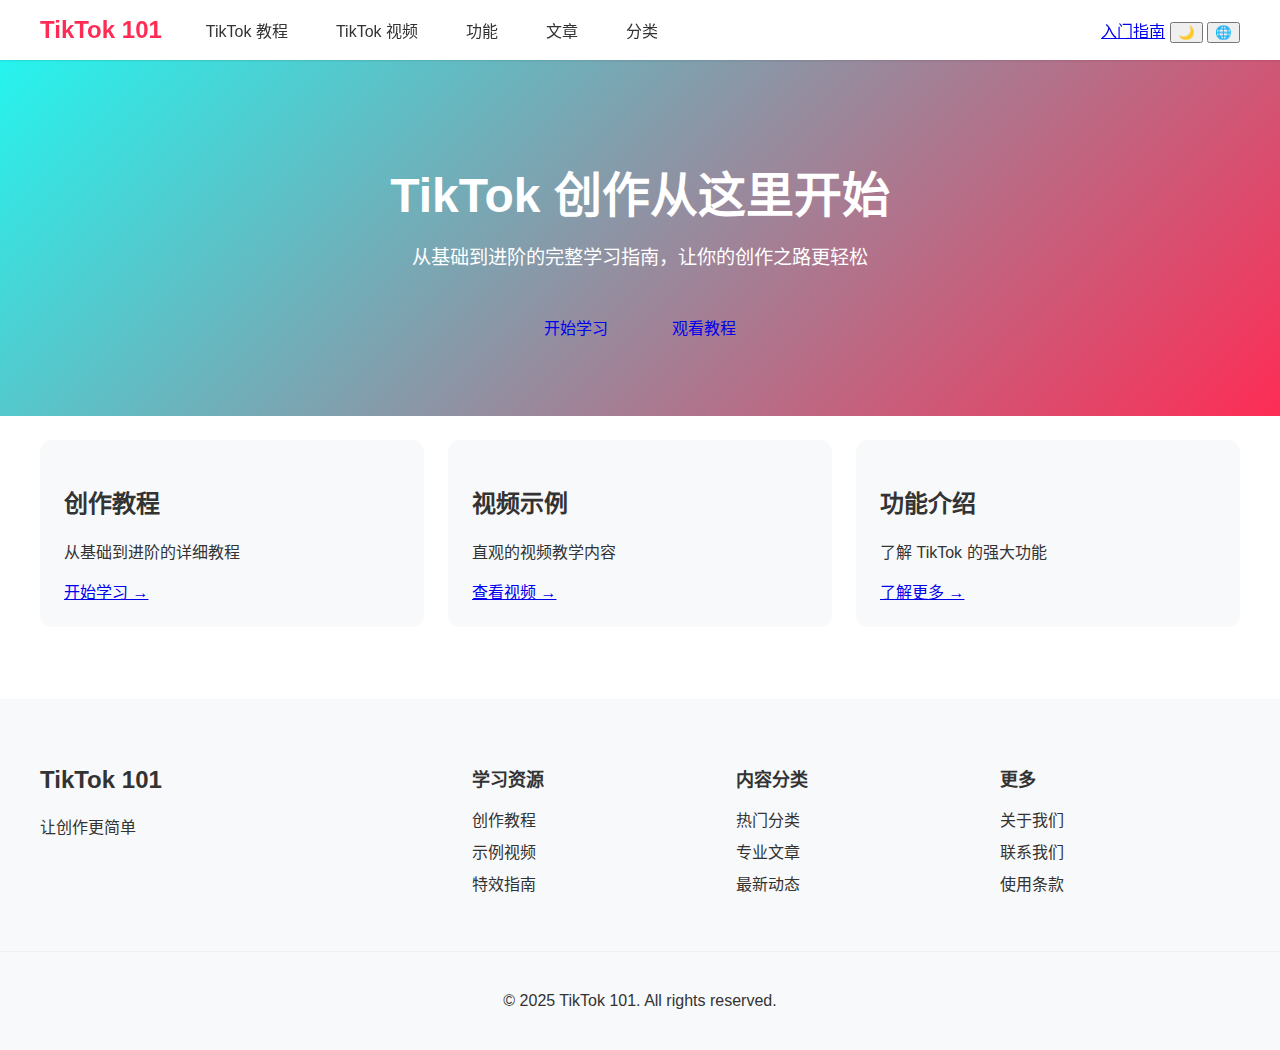
<file: index.html>
<!DOCTYPE html>
<html lang="zh-CN">
<head>
    <meta charset="UTF-8">
    <meta name="viewport" content="width=device-width, initial-scale=1.0">
    <title>TikTok 101 - 学习 TikTok 创作</title>
    <link rel="stylesheet" href="styles.css">
</head>
<body>
    <!-- 导航栏 -->
    <nav class="main-nav">
        <div class="nav-container">
            <div class="nav-left">
                <a href="index.html" class="logo">TikTok 101</a>
                <div class="nav-links">
                    <a href="tutorials.html">TikTok 教程</a>
                    <a href="videos.html">TikTok 视频</a>
                    <a href="features.html">功能</a>
                    <a href="article.html">文章</a>
                    <a href="category.html">分类</a>
                </div>
            </div>
            <div class="nav-right">
                <a href="/guide" class="nav-link">入门指南</a>
                <button class="theme-toggle">🌙</button>
                <button class="translate">🌐</button>
            </div>
        </div>
    </nav>

    <!-- 英雄区域 -->
    <section class="hero">
        <div class="container">
            <h1>TikTok 创作从这里开始</h1>
            <p>从基础到进阶的完整学习指南，让你的创作之路更轻松</p>
            <div class="hero-buttons">
                <a href="tutorials.html" class="btn btn-primary">开始学习</a>
                <a href="videos.html" class="btn btn-secondary">观看教程</a>
            </div>
        </div>
    </section>

    <!-- 主要内容 -->
    <main>
        <div class="container">
            <div class="card-grid">
                <div class="card">
                    <div class="card-content">
                        <h2>创作教程</h2>
                        <p>从基础到进阶的详细教程</p>
                        <a href="tutorials.html" class="btn-link">开始学习 →</a>
                    </div>
                </div>

                <div class="card">
                    <div class="card-content">
                        <h2>视频示例</h2>
                        <p>直观的视频教学内容</p>
                        <a href="videos.html" class="btn-link">查看视频 →</a>
                    </div>
                </div>

                <div class="card">
                    <div class="card-content">
                        <h2>功能介绍</h2>
                        <p>了解 TikTok 的强大功能</p>
                        <a href="features.html" class="btn-link">了解更多 →</a>
                    </div>
                </div>
            </div>
        </div>
    </main>

    <!-- 页脚 -->
    <footer class="main-footer">
        <div class="container">
            <div class="footer-content">
                <div class="footer-logo">
                    <h2>TikTok 101</h2>
                    <p>让创作更简单</p>
                </div>
                <div class="footer-links">
                    <div class="footer-section">
                        <h3>学习资源</h3>
                        <ul>
                            <li><a href="tutorials.html">创作教程</a></li>
                            <li><a href="videos.html">示例视频</a></li>
                            <li><a href="features.html">特效指南</a></li>
                        </ul>
                    </div>
                    <div class="footer-section">
                        <h3>内容分类</h3>
                        <ul>
                            <li><a href="category.html">热门分类</a></li>
                            <li><a href="article.html">专业文章</a></li>
                            <li><a href="#">最新动态</a></li>
                        </ul>
                    </div>
                    <div class="footer-section">
                        <h3>更多</h3>
                        <ul>
                            <li><a href="#">关于我们</a></li>
                            <li><a href="#">联系我们</a></li>
                            <li><a href="#">使用条款</a></li>
                        </ul>
                    </div>
                </div>
            </div>
            <div class="footer-bottom">
                <p>&copy; 2025 TikTok 101. All rights reserved.</p>
            </div>
        </div>
    </footer>
</body>
</html>
</file>
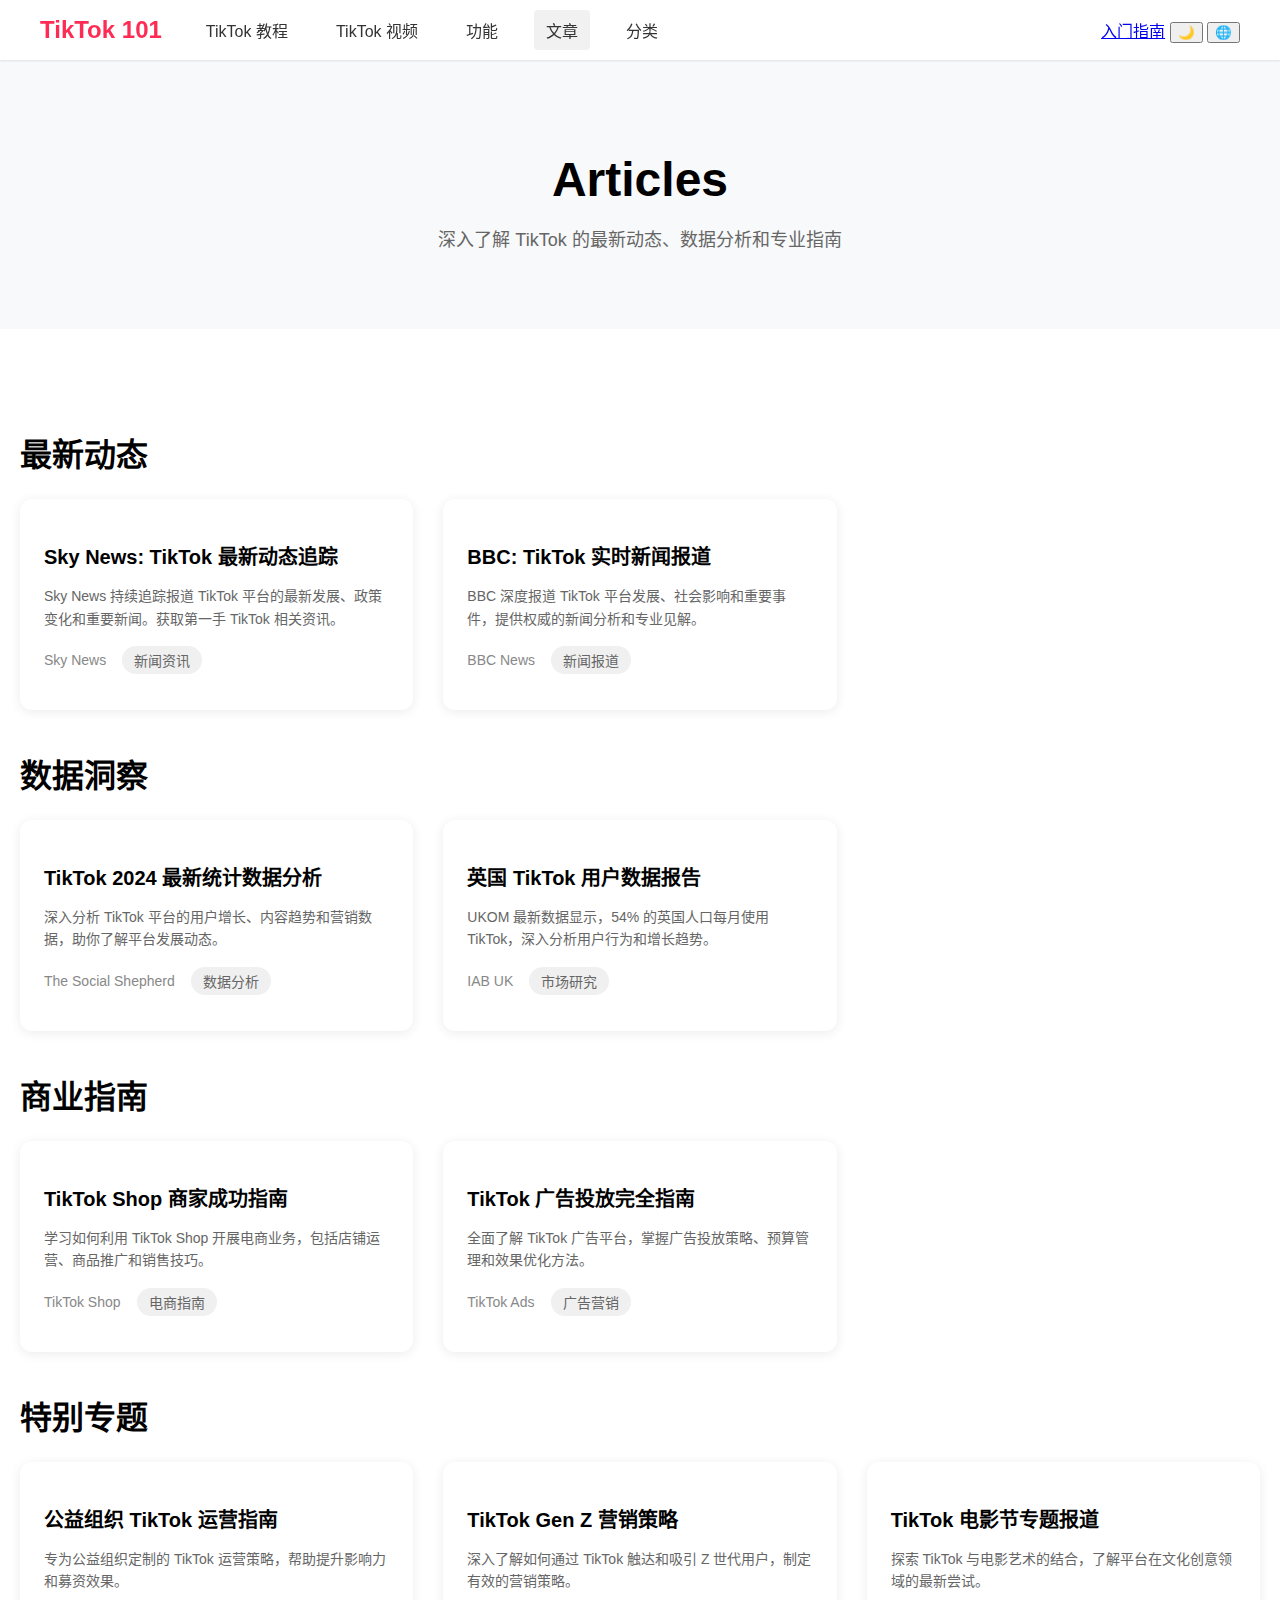
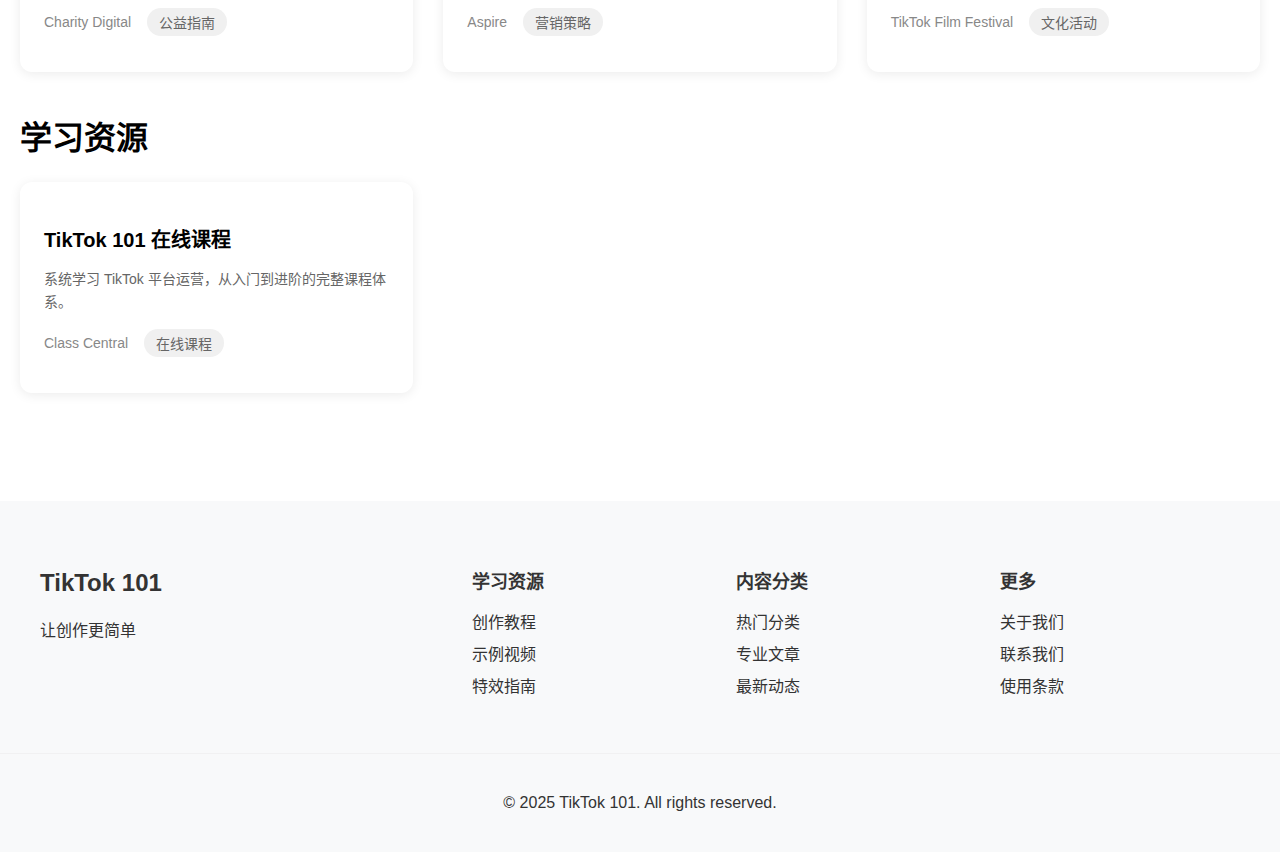
<file: article.html>
<!DOCTYPE html>
<html lang="zh-CN">
<head>
    <meta charset="UTF-8">
    <meta name="viewport" content="width=device-width, initial-scale=1.0">
    <title>TikTok 专业文章 - TikTok 101</title>
    <link rel="stylesheet" href="styles.css">
</head>
<body>
    <!-- 导航栏 -->
    <nav class="main-nav">
        <div class="nav-container">
            <div class="nav-left">
                <a href="index.html" class="logo">TikTok 101</a>
                <div class="nav-links">
                    <a href="tutorials.html">TikTok 教程</a>
                    <a href="videos.html">TikTok 视频</a>
                    <a href="features.html">功能</a>
                    <a href="article.html" class="active">文章</a>
                    <a href="category.html">分类</a>
                </div>
            </div>
            <div class="nav-right">
                <a href="/guide" class="nav-link">入门指南</a>
                <button class="theme-toggle">🌙</button>
                <button class="translate">🌐</button>
            </div>
        </div>
    </nav>

    <!-- 文章标题区域 -->
    <header class="article-header">
        <div class="container">
            <h1>Articles</h1>
            <p class="subtitle">深入了解 TikTok 的最新动态、数据分析和专业指南</p>
        </div>
    </header>

    <!-- 主要内容 -->
    <main class="article-content">
        <div class="container">
            <!-- 最新动态部分 -->
            <h2 class="section-title">最新动态</h2>
            <div class="article-grid">
                <!-- Sky News TikTok 专题 -->
                <a href="https://news.sky.com/topic/tiktok-8490" target="_blank" class="article-card">
                    <div class="article-info">
                        <h3>Sky News: TikTok 最新动态追踪</h3>
                        <p>Sky News 持续追踪报道 TikTok 平台的最新发展、政策变化和重要新闻。获取第一手 TikTok 相关资讯。</p>
                        <div class="article-meta">
                            <span class="source">Sky News</span>
                            <span class="category">新闻资讯</span>
                        </div>
                    </div>
                </a>

                <!-- BBC TikTok 新闻 -->
                <a href="https://www.bbc.com/news/live/cgrwjzrq0ppt" target="_blank" class="article-card">
                    <div class="article-info">
                        <h3>BBC: TikTok 实时新闻报道</h3>
                        <p>BBC 深度报道 TikTok 平台发展、社会影响和重要事件，提供权威的新闻分析和专业见解。</p>
                        <div class="article-meta">
                            <span class="source">BBC News</span>
                            <span class="category">新闻报道</span>
                        </div>
                    </div>
                </a>
            </div>

            <!-- 数据分析部分 -->
            <h2 class="section-title">数据洞察</h2>
            <div class="article-grid">
                <!-- TikTok 统计数据 -->
                <a href="https://thesocialshepherd.com/blog/tiktok-statistics" target="_blank" class="article-card">
                    <div class="article-info">
                        <h3>TikTok 2024 最新统计数据分析</h3>
                        <p>深入分析 TikTok 平台的用户增长、内容趋势和营销数据，助你了解平台发展动态。</p>
                        <div class="article-meta">
                            <span class="source">The Social Shepherd</span>
                            <span class="category">数据分析</span>
                        </div>
                    </div>
                </a>

                <!-- UK TikTok 使用数据 -->
                <a href="https://www.iabuk.com/news-article/ukom-54-uk-population-now-uses-tiktok-each-month" target="_blank" class="article-card">
                    <div class="article-info">
                        <h3>英国 TikTok 用户数据报告</h3>
                        <p>UKOM 最新数据显示，54% 的英国人口每月使用 TikTok，深入分析用户行为和增长趋势。</p>
                        <div class="article-meta">
                            <span class="source">IAB UK</span>
                            <span class="category">市场研究</span>
                        </div>
                    </div>
                </a>
            </div>

            <!-- 商业指南部分 -->
            <h2 class="section-title">商业指南</h2>
            <div class="article-grid">
                <!-- TikTok Shop 指南 -->
                <a href="https://business.tiktokshop.com/uk/blog/detail/10015605" target="_blank" class="article-card">
                    <div class="article-info">
                        <h3>TikTok Shop 商家成功指南</h3>
                        <p>学习如何利用 TikTok Shop 开展电商业务，包括店铺运营、商品推广和销售技巧。</p>
                        <div class="article-meta">
                            <span class="source">TikTok Shop</span>
                            <span class="category">电商指南</span>
                        </div>
                    </div>
                </a>

                <!-- TikTok 广告 -->
                <a href="https://ads.tiktok.com/business/ja" target="_blank" class="article-card">
                    <div class="article-info">
                        <h3>TikTok 广告投放完全指南</h3>
                        <p>全面了解 TikTok 广告平台，掌握广告投放策略、预算管理和效果优化方法。</p>
                        <div class="article-meta">
                            <span class="source">TikTok Ads</span>
                            <span class="category">广告营销</span>
                        </div>
                    </div>
                </a>
            </div>

            <!-- 特别专题部分 -->
            <h2 class="section-title">特别专题</h2>
            <div class="article-grid">
                <!-- 公益组织指南 -->
                <a href="https://charitydigital.org.uk/topics/a-charity-guide-to-tiktok-8245" target="_blank" class="article-card">
                    <div class="article-info">
                        <h3>公益组织 TikTok 运营指南</h3>
                        <p>专为公益组织定制的 TikTok 运营策略，帮助提升影响力和募资效果。</p>
                        <div class="article-meta">
                            <span class="source">Charity Digital</span>
                            <span class="category">公益指南</span>
                        </div>
                    </div>
                </a>

                <!-- Gen Z 营销 -->
                <a href="https://www.aspire.io/blog/tiktok-101-gen-z" target="_blank" class="article-card">
                    <div class="article-info">
                        <h3>TikTok Gen Z 营销策略</h3>
                        <p>深入了解如何通过 TikTok 触达和吸引 Z 世代用户，制定有效的营销策略。</p>
                        <div class="article-meta">
                            <span class="source">Aspire</span>
                            <span class="category">营销策略</span>
                        </div>
                    </div>
                </a>

                <!-- 电影节 -->
                <a href="https://tiktoktohofilmfestival.com/" target="_blank" class="article-card">
                    <div class="article-info">
                        <h3>TikTok 电影节专题报道</h3>
                        <p>探索 TikTok 与电影艺术的结合，了解平台在文化创意领域的最新尝试。</p>
                        <div class="article-meta">
                            <span class="source">TikTok Film Festival</span>
                            <span class="category">文化活动</span>
                        </div>
                    </div>
                </a>
            </div>

            <!-- 学习资源部分 -->
            <h2 class="section-title">学习资源</h2>
            <div class="article-grid">
                <!-- TikTok 课程 -->
                <a href="https://www.classcentral.com/course/independent-tiktok-101-202950" target="_blank" class="article-card">
                    <div class="article-info">
                        <h3>TikTok 101 在线课程</h3>
                        <p>系统学习 TikTok 平台运营，从入门到进阶的完整课程体系。</p>
                        <div class="article-meta">
                            <span class="source">Class Central</span>
                            <span class="category">在线课程</span>
                        </div>
                    </div>
                </a>
            </div>
        </div>
    </main>

    <!-- 页脚 -->
    <footer class="main-footer">
        <div class="container">
            <div class="footer-content">
                <div class="footer-logo">
                    <h2>TikTok 101</h2>
                    <p>让创作更简单</p>
                </div>
                <div class="footer-links">
                    <div class="footer-section">
                        <h3>学习资源</h3>
                        <ul>
                            <li><a href="tutorials.html">创作教程</a></li>
                            <li><a href="videos.html">示例视频</a></li>
                            <li><a href="features.html">特效指南</a></li>
                        </ul>
                    </div>
                    <div class="footer-section">
                        <h3>内容分类</h3>
                        <ul>
                            <li><a href="category.html">热门分类</a></li>
                            <li><a href="article.html">专业文章</a></li>
                            <li><a href="#">最新动态</a></li>
                        </ul>
                    </div>
                    <div class="footer-section">
                        <h3>更多</h3>
                        <ul>
                            <li><a href="#">关于我们</a></li>
                            <li><a href="#">联系我们</a></li>
                            <li><a href="#">使用条款</a></li>
                        </ul>
                    </div>
                </div>
            </div>
            <div class="footer-bottom">
                <p>&copy; 2025 TikTok 101. All rights reserved.</p>
            </div>
        </div>
    </footer>

    <style>
    /* 文章页面特定样式 */
    .article-header {
        text-align: center;
        padding: 60px 0;
        background-color: #f8f9fa;
        margin-bottom: 40px;
    }

    .article-header h1 {
        font-size: 48px;
        margin-bottom: 16px;
        color: #000;
    }

    .article-header .subtitle {
        font-size: 18px;
        color: #666;
    }

    .section-title {
        font-size: 32px;
        margin: 40px 0 24px;
        color: #000;
    }

    .article-grid {
        display: grid;
        grid-template-columns: repeat(auto-fill, minmax(300px, 1fr));
        gap: 30px;
        margin-bottom: 40px;
    }

    .article-card {
        background: #fff;
        border-radius: 12px;
        padding: 24px;
        box-shadow: 0 2px 12px rgba(0, 0, 0, 0.08);
        transition: transform 0.3s ease, box-shadow 0.3s ease;
        text-decoration: none;
        color: inherit;
    }

    .article-card:hover {
        transform: translateY(-5px);
        box-shadow: 0 4px 20px rgba(0, 0, 0, 0.12);
    }

    .article-info h3 {
        font-size: 20px;
        margin-bottom: 12px;
        color: #000;
        line-height: 1.4;
    }

    .article-info p {
        font-size: 14px;
        color: #666;
        margin-bottom: 16px;
        line-height: 1.6;
    }

    .article-meta {
        display: flex;
        align-items: center;
        gap: 16px;
        font-size: 14px;
    }

    .article-meta .source {
        color: #888;
    }

    .article-meta .category {
        background-color: #f0f0f0;
        padding: 4px 12px;
        border-radius: 16px;
        color: #666;
    }

    @media (max-width: 768px) {
        .article-grid {
            grid-template-columns: 1fr;
        }

        .article-header {
            padding: 40px 0;
        }

        .article-header h1 {
            font-size: 36px;
        }

        .section-title {
            font-size: 24px;
            margin: 32px 0 20px;
        }
    }
    </style>
</body>
</html>
</file>
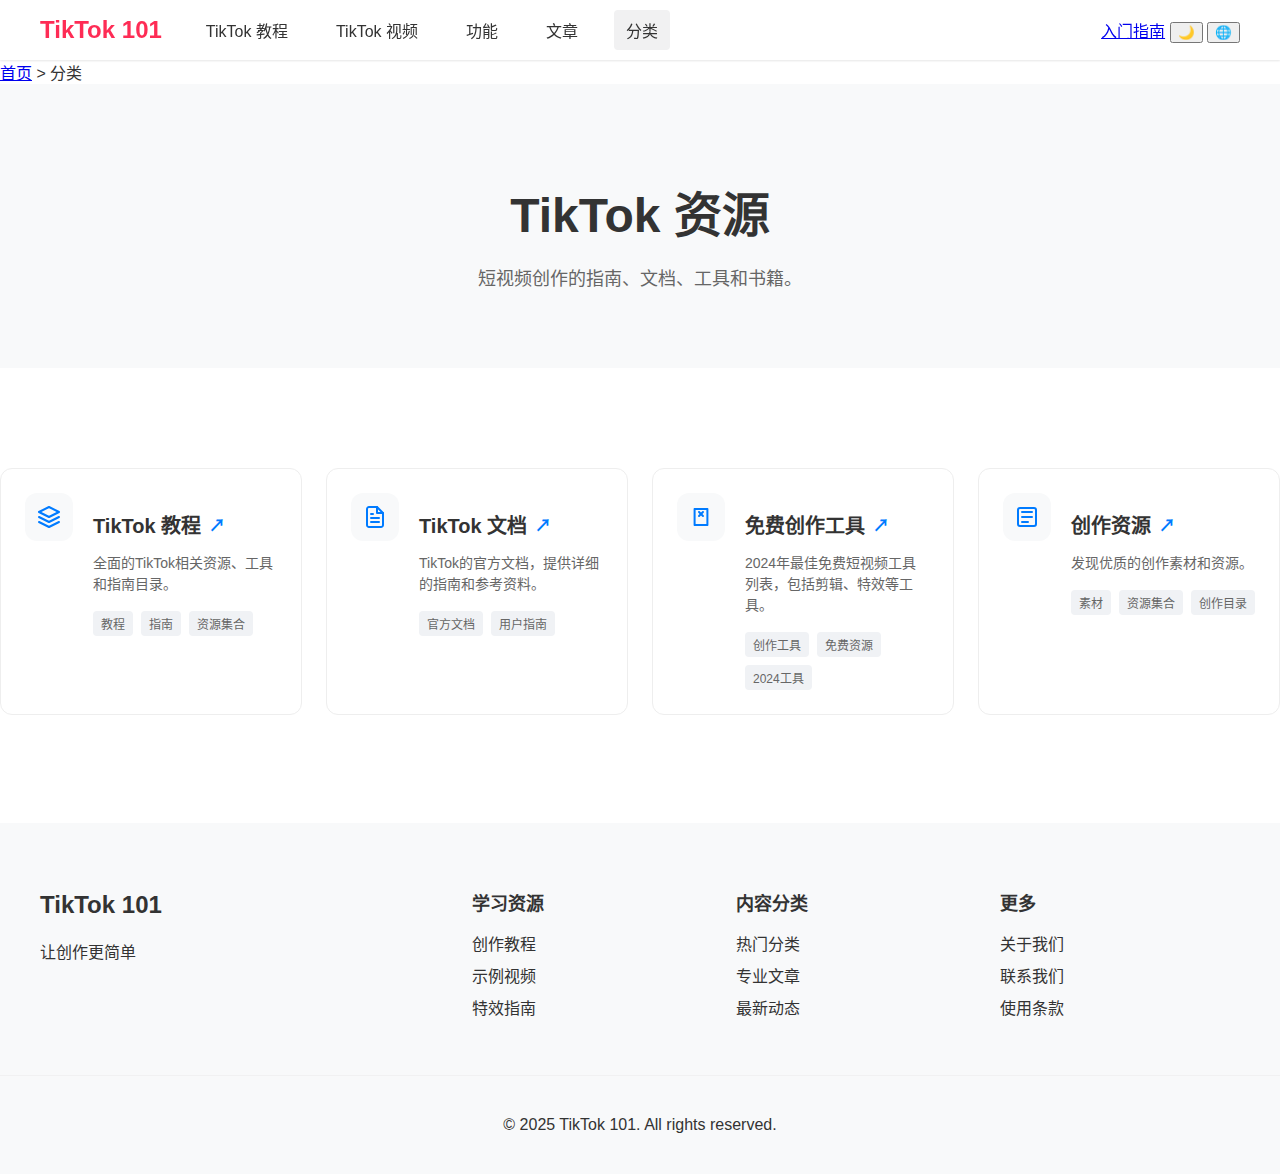
<file: category.html>
<!DOCTYPE html>
<html lang="zh-CN">
<head>
    <meta charset="UTF-8">
    <meta name="viewport" content="width=device-width, initial-scale=1.0">
    <title>资源分类 - TikTok 101</title>
    <link rel="stylesheet" href="styles.css">
</head>
<body>
    <!-- 导航栏 -->
    <nav class="main-nav">
        <div class="nav-container">
            <div class="nav-left">
                <a href="index.html" class="logo">TikTok 101</a>
                <div class="nav-links">
                    <a href="tutorials.html">TikTok 教程</a>
                    <a href="videos.html">TikTok 视频</a>
                    <a href="features.html">功能</a>
                    <a href="article.html">文章</a>
                    <a href="category.html" class="active">分类</a>
                </div>
            </div>
            <div class="nav-right">
                <a href="/guide" class="nav-link">入门指南</a>
                <button class="theme-toggle">🌙</button>
                <button class="translate">🌐</button>
            </div>
        </div>
    </nav>

    <!-- 面包屑导航 -->
    <div class="breadcrumb">
        <div class="container">
            <a href="index.html">首页</a>
            <span class="separator">></span>
            <span class="current">分类</span>
        </div>
    </div>

    <!-- 分类标题 -->
    <div class="category-header">
        <div class="container">
            <h1>TikTok 资源</h1>
            <p class="subtitle">短视频创作的指南、文档、工具和书籍。</p>
        </div>
    </div>

    <!-- 分类内容 -->
    <section class="categories">
        <div class="container">
            <div class="category-grid">
                <!-- TikTok 教程 -->
                <a href="tutorials.html" class="resource-card">
                    <div class="card-icon">
                        <img src="assets/icons/tutorial-icon.svg" alt="教程图标">
                    </div>
                    <div class="card-content">
                        <h2>TikTok 教程 <span class="external-link">↗</span></h2>
                        <p>全面的TikTok相关资源、工具和指南目录。</p>
                        <div class="card-tags">
                            <span class="tag">教程</span>
                            <span class="tag">指南</span>
                            <span class="tag">资源集合</span>
                        </div>
                    </div>
                </a>

                <!-- TikTok 文档 -->
                <a href="docs.html" class="resource-card">
                    <div class="card-icon">
                        <img src="assets/icons/doc-icon.svg" alt="文档图标">
                    </div>
                    <div class="card-content">
                        <h2>TikTok 文档 <span class="external-link">↗</span></h2>
                        <p>TikTok的官方文档，提供详细的指南和参考资料。</p>
                        <div class="card-tags">
                            <span class="tag">官方文档</span>
                            <span class="tag">用户指南</span>
                        </div>
                    </div>
                </a>

                <!-- 免费工具 -->
                <a href="tools.html" class="resource-card">
                    <div class="card-icon">
                        <img src="assets/icons/tools-icon.svg" alt="工具图标">
                    </div>
                    <div class="card-content">
                        <h2>免费创作工具 <span class="external-link">↗</span></h2>
                        <p>2024年最佳免费短视频工具列表，包括剪辑、特效等工具。</p>
                        <div class="card-tags">
                            <span class="tag">创作工具</span>
                            <span class="tag">免费资源</span>
                            <span class="tag">2024工具</span>
                        </div>
                    </div>
                </a>

                <!-- 创作资源 -->
                <a href="resources.html" class="resource-card">
                    <div class="card-icon">
                        <img src="assets/icons/resource-icon.svg" alt="资源图标">
                    </div>
                    <div class="card-content">
                        <h2>创作资源 <span class="external-link">↗</span></h2>
                        <p>发现优质的创作素材和资源。</p>
                        <div class="card-tags">
                            <span class="tag">素材</span>
                            <span class="tag">资源集合</span>
                            <span class="tag">创作目录</span>
                        </div>
                    </div>
                </a>
            </div>
        </div>
    </section>

    <!-- 页脚 -->
    <footer class="main-footer">
        <div class="container">
            <div class="footer-content">
                <div class="footer-logo">
                    <h2>TikTok 101</h2>
                    <p>让创作更简单</p>
                </div>
                <div class="footer-links">
                    <div class="footer-section">
                        <h3>学习资源</h3>
                        <ul>
                            <li><a href="tutorials.html">创作教程</a></li>
                            <li><a href="videos.html">示例视频</a></li>
                            <li><a href="features.html">特效指南</a></li>
                        </ul>
                    </div>
                    <div class="footer-section">
                        <h3>内容分类</h3>
                        <ul>
                            <li><a href="category.html">热门分类</a></li>
                            <li><a href="article.html">专业文章</a></li>
                            <li><a href="#">最新动态</a></li>
                        </ul>
                    </div>
                    <div class="footer-section">
                        <h3>更多</h3>
                        <ul>
                            <li><a href="#">关于我们</a></li>
                            <li><a href="#">联系我们</a></li>
                            <li><a href="#">使用条款</a></li>
                        </ul>
                    </div>
                </div>
            </div>
            <div class="footer-bottom">
                <p>&copy; 2025 TikTok 101. All rights reserved.</p>
            </div>
        </div>
    </footer>

    <style>
    .category-header {
        text-align: center;
        padding: 60px 0;
        background-color: #f8f9fa;
    }

    .category-header h1 {
        font-size: 48px;
        margin-bottom: 16px;
        font-weight: 600;
    }

    .category-header .subtitle {
        font-size: 18px;
        color: #666;
    }

    .categories {
        padding: 60px 0;
    }

    .category-grid {
        display: grid;
        grid-template-columns: repeat(auto-fit, minmax(300px, 1fr));
        gap: 24px;
        margin-top: 40px;
    }

    .resource-card {
        display: flex;
        background: #fff;
        border-radius: 12px;
        padding: 24px;
        text-decoration: none;
        color: inherit;
        transition: all 0.3s ease;
        border: 1px solid #eee;
        gap: 20px;
    }

    .resource-card:hover {
        transform: translateY(-4px);
        box-shadow: 0 4px 20px rgba(0,0,0,0.1);
    }

    .card-icon {
        flex-shrink: 0;
        width: 48px;
        height: 48px;
        background: #f8f9fa;
        border-radius: 12px;
        display: flex;
        align-items: center;
        justify-content: center;
    }

    .card-icon img {
        width: 24px;
        height: 24px;
    }

    .card-content {
        flex-grow: 1;
    }

    .card-content h2 {
        font-size: 20px;
        margin-bottom: 8px;
        color: #333;
        display: flex;
        align-items: center;
        gap: 8px;
    }

    .external-link {
        color: #007bff;
        font-size: 16px;
    }

    .card-content p {
        font-size: 14px;
        color: #666;
        margin-bottom: 16px;
        line-height: 1.5;
    }

    .card-tags {
        display: flex;
        flex-wrap: wrap;
        gap: 8px;
    }

    .tag {
        font-size: 12px;
        padding: 4px 8px;
        background: #f0f2f5;
        border-radius: 4px;
        color: #666;
    }

    @media (max-width: 768px) {
        .category-header {
            padding: 40px 0;
        }

        .category-header h1 {
            font-size: 32px;
        }

        .categories {
            padding: 30px 0;
        }

        .category-grid {
            grid-template-columns: 1fr;
        }

        .resource-card {
            flex-direction: row;
        }
    }
    </style>
</body>
</html>
</file>
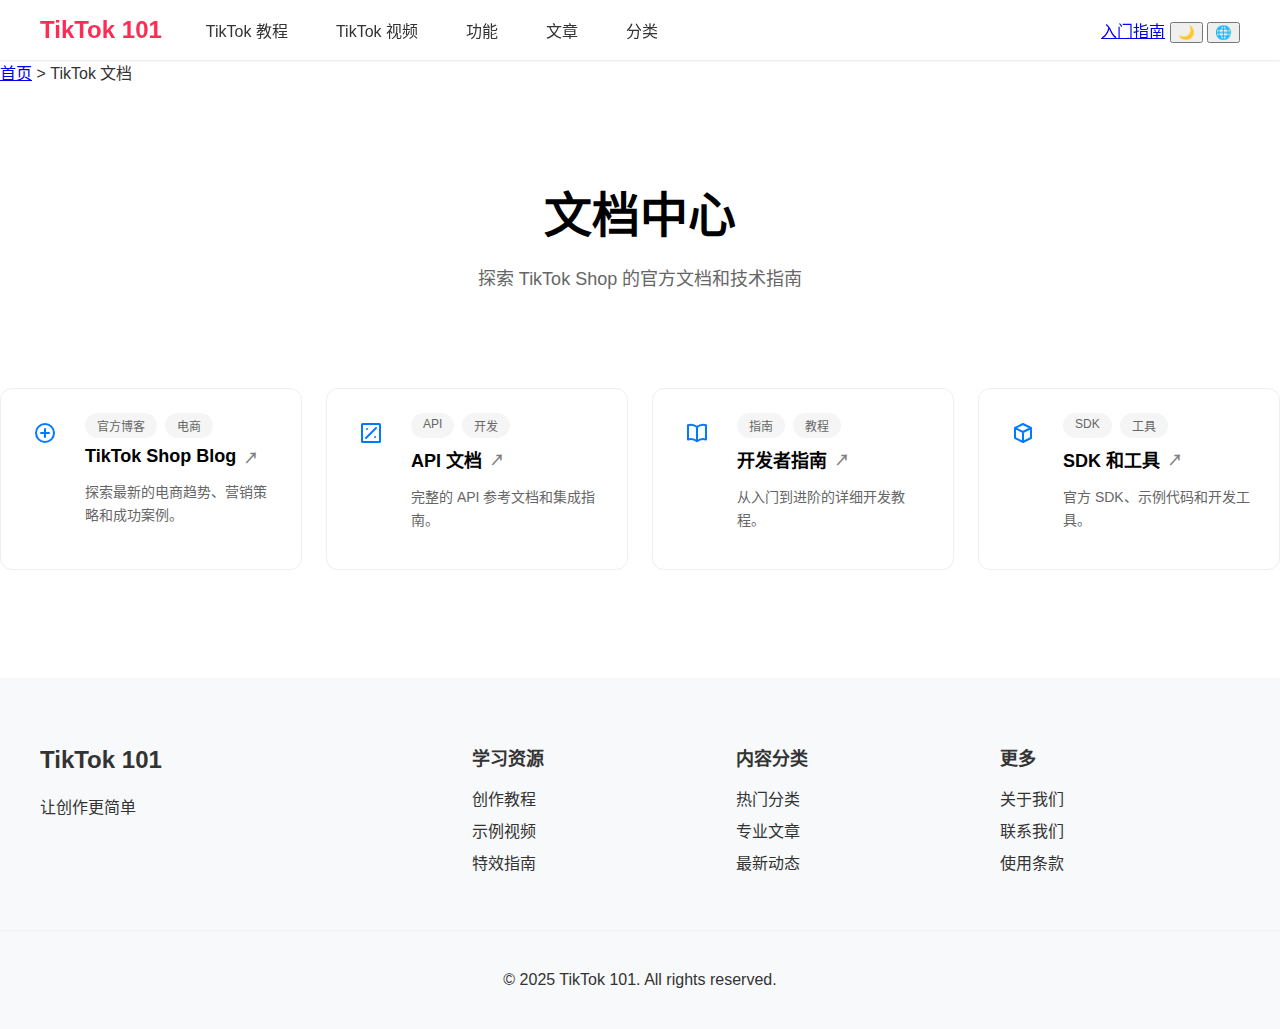
<file: docs.html>
<!DOCTYPE html>
<html lang="zh-CN">
<head>
    <meta charset="UTF-8">
    <meta name="viewport" content="width=device-width, initial-scale=1.0">
    <title>TikTok 文档 - TikTok 101</title>
    <link rel="stylesheet" href="styles.css">
</head>
<body>
    <!-- 导航栏 -->
    <nav class="main-nav">
        <div class="nav-container">
            <div class="nav-left">
                <a href="index.html" class="logo">TikTok 101</a>
                <div class="nav-links">
                    <a href="tutorials.html">TikTok 教程</a>
                    <a href="videos.html">TikTok 视频</a>
                    <a href="features.html">功能</a>
                    <a href="article.html">文章</a>
                    <a href="category.html">分类</a>
                </div>
            </div>
            <div class="nav-right">
                <a href="/guide" class="nav-link">入门指南</a>
                <button class="theme-toggle">🌙</button>
                <button class="translate">🌐</button>
            </div>
        </div>
    </nav>

    <!-- 面包屑导航 -->
    <div class="breadcrumb">
        <div class="container">
            <a href="index.html">首页</a>
            <span class="separator">></span>
            <span class="current">TikTok 文档</span>
        </div>
    </div>

    <!-- 页面标题 -->
    <div class="page-header">
        <div class="container">
            <h1>文档中心</h1>
            <p class="subtitle">探索 TikTok Shop 的官方文档和技术指南</p>
        </div>
    </div>

    <!-- 文档内容 -->
    <section class="docs">
        <div class="container">
            <div class="doc-grid">
                <!-- TikTok Shop 博客 -->
                <a href="https://business.tiktokshop.com/us/blog" target="_blank" class="doc-card">
                    <div class="doc-icon">
                        <img src="assets/icons/blog-icon.svg" alt="TikTok Shop Blog">
                    </div>
                    <div class="doc-content">
                        <div class="doc-tags">
                            <span class="tag">官方博客</span>
                            <span class="tag">电商</span>
                        </div>
                        <h3>TikTok Shop Blog</h3>
                        <p>探索最新的电商趋势、营销策略和成功案例。</p>
                    </div>
                </a>

                <!-- API 文档 -->
                <a href="#" class="doc-card">
                    <div class="doc-icon">
                        <img src="assets/icons/api-icon.svg" alt="API Documentation">
                    </div>
                    <div class="doc-content">
                        <div class="doc-tags">
                            <span class="tag">API</span>
                            <span class="tag">开发</span>
                        </div>
                        <h3>API 文档</h3>
                        <p>完整的 API 参考文档和集成指南。</p>
                    </div>
                </a>

                <!-- 开发者指南 -->
                <a href="#" class="doc-card">
                    <div class="doc-icon">
                        <img src="assets/icons/guide-icon.svg" alt="Developer Guide">
                    </div>
                    <div class="doc-content">
                        <div class="doc-tags">
                            <span class="tag">指南</span>
                            <span class="tag">教程</span>
                        </div>
                        <h3>开发者指南</h3>
                        <p>从入门到进阶的详细开发教程。</p>
                    </div>
                </a>

                <!-- SDK -->
                <a href="#" class="doc-card">
                    <div class="doc-icon">
                        <img src="assets/icons/sdk-icon.svg" alt="SDK">
                    </div>
                    <div class="doc-content">
                        <div class="doc-tags">
                            <span class="tag">SDK</span>
                            <span class="tag">工具</span>
                        </div>
                        <h3>SDK 和工具</h3>
                        <p>官方 SDK、示例代码和开发工具。</p>
                    </div>
                </a>
            </div>
        </div>
    </section>

    <!-- 页脚 -->
    <footer class="main-footer">
        <div class="container">
            <div class="footer-content">
                <div class="footer-logo">
                    <h2>TikTok 101</h2>
                    <p>让创作更简单</p>
                </div>
                <div class="footer-links">
                    <div class="footer-section">
                        <h3>学习资源</h3>
                        <ul>
                            <li><a href="tutorials.html">创作教程</a></li>
                            <li><a href="videos.html">示例视频</a></li>
                            <li><a href="features.html">特效指南</a></li>
                        </ul>
                    </div>
                    <div class="footer-section">
                        <h3>内容分类</h3>
                        <ul>
                            <li><a href="category.html">热门分类</a></li>
                            <li><a href="article.html">专业文章</a></li>
                            <li><a href="#">最新动态</a></li>
                        </ul>
                    </div>
                    <div class="footer-section">
                        <h3>更多</h3>
                        <ul>
                            <li><a href="#">关于我们</a></li>
                            <li><a href="#">联系我们</a></li>
                            <li><a href="#">使用条款</a></li>
                        </ul>
                    </div>
                </div>
            </div>
            <div class="footer-bottom">
                <p>&copy; 2025 TikTok 101. All rights reserved.</p>
            </div>
        </div>
    </footer>

    <style>
    .page-header {
        text-align: center;
        padding: 60px 0;
        background: #fff;
    }

    .page-header h1 {
        font-size: 48px;
        margin-bottom: 16px;
        font-weight: 600;
        color: #000;
    }

    .page-header .subtitle {
        font-size: 18px;
        color: #666;
    }

    .docs {
        padding: 20px 0 60px;
    }

    .doc-grid {
        display: grid;
        grid-template-columns: repeat(auto-fit, minmax(300px, 1fr));
        gap: 24px;
    }

    .doc-card {
        background: #fff;
        border-radius: 12px;
        padding: 24px;
        text-decoration: none;
        color: inherit;
        transition: all 0.2s ease;
        border: 1px solid #eee;
        display: flex;
        gap: 20px;
    }

    .doc-card:hover {
        transform: translateY(-2px);
        box-shadow: 0 4px 12px rgba(0,0,0,0.05);
    }

    .doc-icon {
        flex-shrink: 0;
        width: 40px;
        height: 40px;
        display: flex;
        align-items: center;
        justify-content: center;
    }

    .doc-icon img {
        width: 24px;
        height: 24px;
    }

    .doc-content h3 {
        font-size: 18px;
        margin: 8px 0;
        color: #000;
        display: flex;
        align-items: center;
        gap: 8px;
    }

    .doc-content h3::after {
        content: "↗";
        font-size: 14px;
        opacity: 0.5;
    }

    .doc-content p {
        font-size: 14px;
        color: #666;
        line-height: 1.6;
    }

    .doc-tags {
        display: flex;
        flex-wrap: wrap;
        gap: 8px;
    }

    .tag {
        padding: 4px 12px;
        background: #f5f5f5;
        border-radius: 16px;
        font-size: 12px;
        color: #666;
    }

    @media (max-width: 768px) {
        .page-header {
            padding: 40px 0;
        }

        .page-header h1 {
            font-size: 32px;
        }

        .docs {
            padding: 20px 0 40px;
        }

        .doc-grid {
            grid-template-columns: 1fr;
        }
    }
    </style>
</body>
</html>
</file>
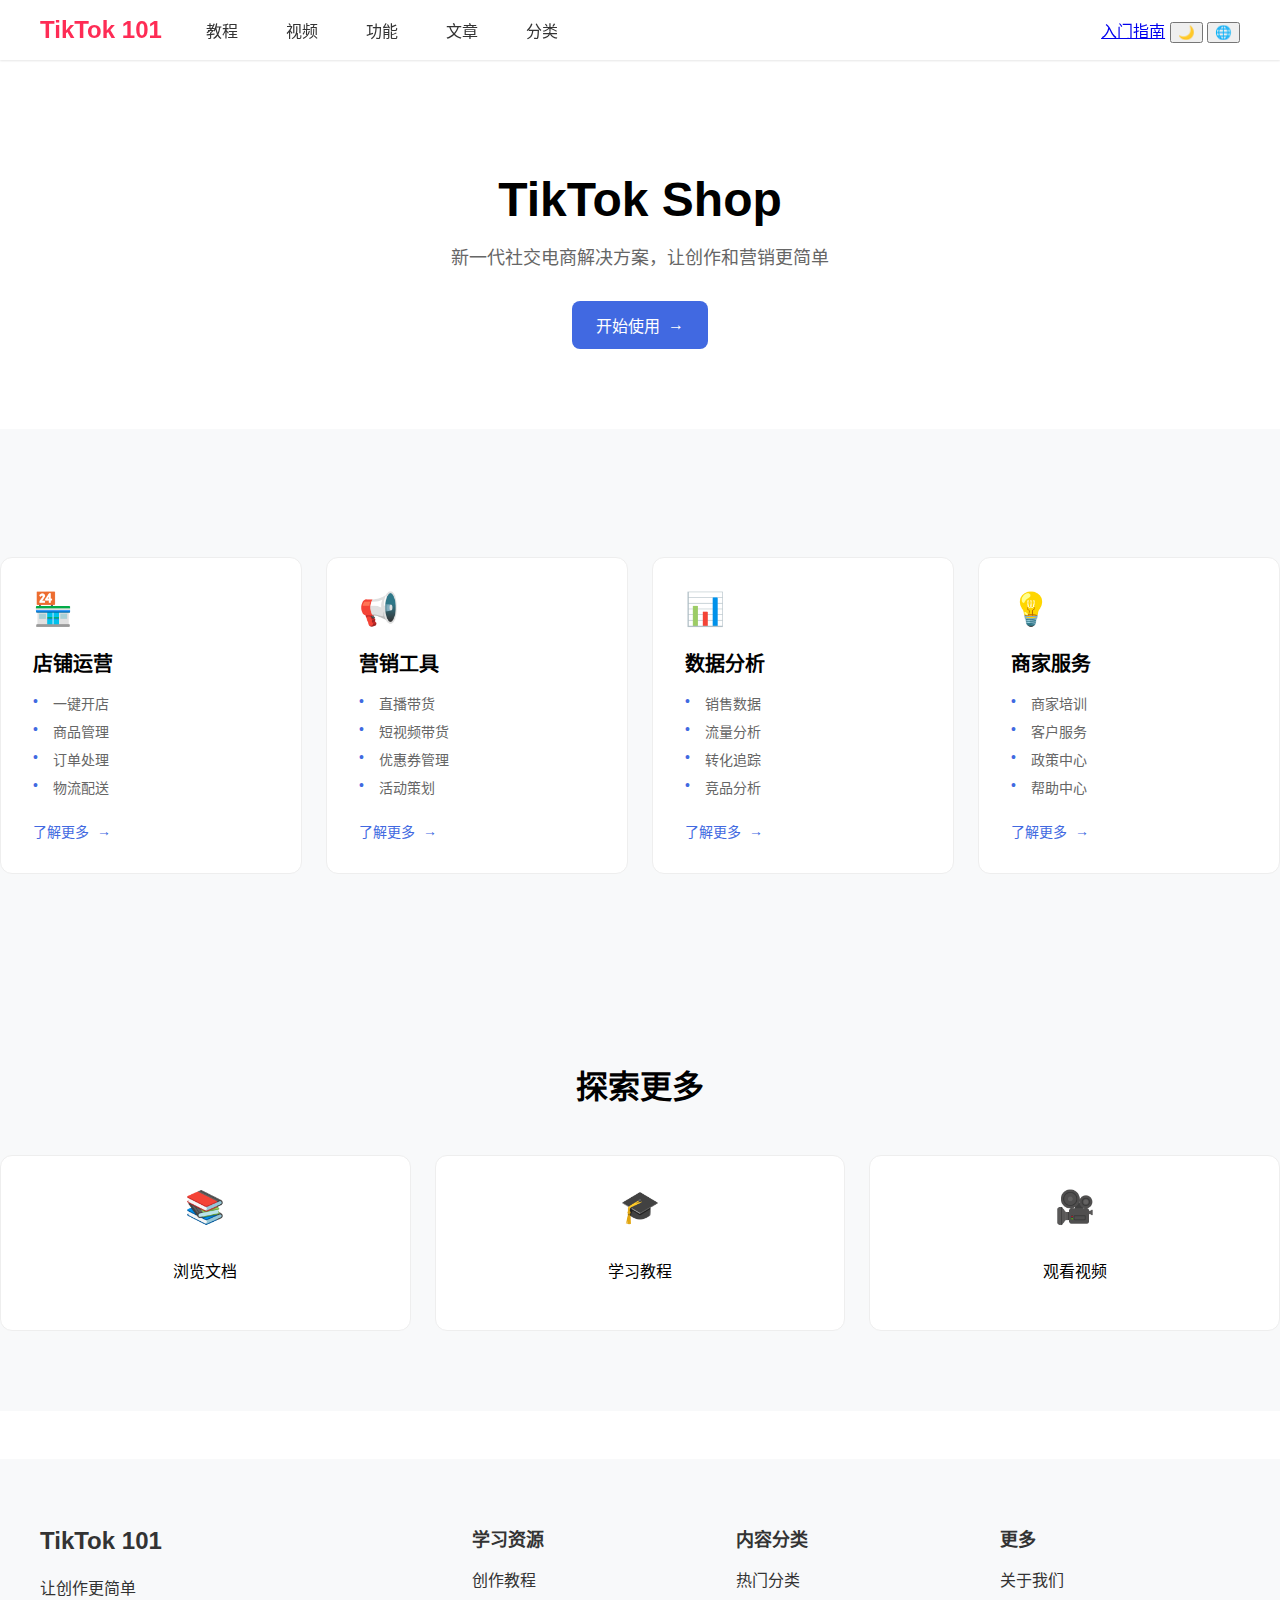
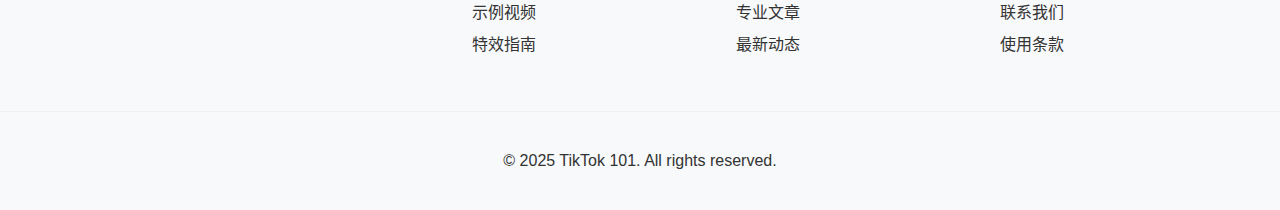
<file: features.html>
<!DOCTYPE html>
<html lang="zh-CN">
<head>
    <meta charset="UTF-8">
    <meta name="viewport" content="width=device-width, initial-scale=1.0">
    <title>TikTok Shop</title>
    <link rel="stylesheet" href="styles.css">
</head>
<body>
    <!-- 导航栏 -->
    <nav class="main-nav">
        <div class="nav-container">
            <div class="nav-left">
                <a href="index.html" class="logo">TikTok 101</a>
                <div class="nav-links">
                    <a href="tutorials.html">教程</a>
                    <a href="videos.html">视频</a>
                    <a href="features.html">功能</a>
                    <a href="article.html">文章</a>
                    <a href="category.html">分类</a>
                </div>
            </div>
            <div class="nav-right">
                <a href="/guide" class="nav-link">入门指南</a>
                <button class="theme-toggle">🌙</button>
                <button class="translate">🌐</button>
            </div>
        </div>
    </nav>

    <!-- 主标题 -->
    <header class="hero">
        <div class="container">
            <h1>TikTok Shop</h1>
            <p class="subtitle">新一代社交电商解决方案，让创作和营销更简单</p>
            <a href="https://www.tiktokshopglobalselling.com/zh-cn" class="primary-button" target="_blank">
                开始使用
                <span class="icon">→</span>
            </a>
        </div>
    </header>

    <!-- TikTok Shop -->
    <section class="tiktok-shop">
        <div class="container">
            <div class="shop-features">
                <!-- 店铺运营 -->
                <div class="shop-card">
                    <div class="card-icon">🏪</div>
                    <div class="card-content">
                        <h3>店铺运营</h3>
                        <ul>
                            <li>一键开店</li>
                            <li>商品管理</li>
                            <li>订单处理</li>
                            <li>物流配送</li>
                        </ul>
                        <a href="https://www.tiktokshopglobalselling.com/zh-cn/seller" class="learn-more" target="_blank">
                            了解更多
                            <span class="icon">→</span>
                        </a>
                    </div>
                </div>

                <!-- 营销工具 -->
                <div class="shop-card">
                    <div class="card-icon">📢</div>
                    <div class="card-content">
                        <h3>营销工具</h3>
                        <ul>
                            <li>直播带货</li>
                            <li>短视频带货</li>
                            <li>优惠券管理</li>
                            <li>活动策划</li>
                        </ul>
                        <a href="https://www.tiktokshopglobalselling.com/zh-cn/marketing" class="learn-more" target="_blank">
                            了解更多
                            <span class="icon">→</span>
                        </a>
                    </div>
                </div>

                <!-- 数据分析 -->
                <div class="shop-card">
                    <div class="card-icon">📊</div>
                    <div class="card-content">
                        <h3>数据分析</h3>
                        <ul>
                            <li>销售数据</li>
                            <li>流量分析</li>
                            <li>转化追踪</li>
                            <li>竞品分析</li>
                        </ul>
                        <a href="https://www.tiktokshopglobalselling.com/zh-cn/analytics" class="learn-more" target="_blank">
                            了解更多
                            <span class="icon">→</span>
                        </a>
                    </div>
                </div>

                <!-- 商家服务 -->
                <div class="shop-card">
                    <div class="card-icon">💡</div>
                    <div class="card-content">
                        <h3>商家服务</h3>
                        <ul>
                            <li>商家培训</li>
                            <li>客户服务</li>
                            <li>政策中心</li>
                            <li>帮助中心</li>
                        </ul>
                        <a href="https://www.tiktokshopglobalselling.com/zh-cn/support" class="learn-more" target="_blank">
                            了解更多
                            <span class="icon">→</span>
                        </a>
                    </div>
                </div>
            </div>
        </div>
    </section>

    <!-- 探索更多 -->
    <section class="explore">
        <div class="container">
            <h2>探索更多</h2>
            <div class="explore-grid">
                <a href="docs.html" class="explore-card">
                    <span class="card-icon">📚</span>
                    <h3>浏览文档</h3>
                </a>
                <a href="tutorials.html" class="explore-card">
                    <span class="card-icon">🎓</span>
                    <h3>学习教程</h3>
                </a>
                <a href="videos.html" class="explore-card">
                    <span class="card-icon">🎥</span>
                    <h3>观看视频</h3>
                </a>
            </div>
        </div>
    </section>

    <!-- 页脚 -->
    <footer class="main-footer">
        <div class="container">
            <div class="footer-content">
                <div class="footer-logo">
                    <h2>TikTok 101</h2>
                    <p>让创作更简单</p>
                </div>
                <div class="footer-links">
                    <div class="footer-section">
                        <h3>学习资源</h3>
                        <ul>
                            <li><a href="tutorials.html">创作教程</a></li>
                            <li><a href="videos.html">示例视频</a></li>
                            <li><a href="features.html">特效指南</a></li>
                        </ul>
                    </div>
                    <div class="footer-section">
                        <h3>内容分类</h3>
                        <ul>
                            <li><a href="category.html">热门分类</a></li>
                            <li><a href="article.html">专业文章</a></li>
                            <li><a href="#">最新动态</a></li>
                        </ul>
                    </div>
                    <div class="footer-section">
                        <h3>更多</h3>
                        <ul>
                            <li><a href="#">关于我们</a></li>
                            <li><a href="#">联系我们</a></li>
                            <li><a href="#">使用条款</a></li>
                        </ul>
                    </div>
                </div>
            </div>
            <div class="footer-bottom">
                <p>&copy; 2025 TikTok 101. All rights reserved.</p>
            </div>
        </div>
    </footer>

    <style>
    .hero {
        text-align: center;
        padding: 80px 0;
        background: #fff;
    }

    .hero h1 {
        font-size: 48px;
        font-weight: 600;
        color: #000;
        margin-bottom: 16px;
    }

    .hero .subtitle {
        font-size: 18px;
        color: #666;
        margin-bottom: 32px;
    }

    .primary-button {
        display: inline-flex;
        align-items: center;
        gap: 8px;
        padding: 12px 24px;
        background: #4169E1;
        color: #fff;
        border-radius: 8px;
        text-decoration: none;
        font-weight: 500;
        transition: background 0.2s;
    }

    .primary-button:hover {
        background: #3154c4;
    }

    .section-title {
        font-size: 32px;
        font-weight: 600;
        color: #000;
        margin-bottom: 12px;
        text-align: center;
    }

    .section-subtitle {
        font-size: 18px;
        color: #666;
        margin-bottom: 48px;
        text-align: center;
    }

    .features,
    .tiktok-shop {
        padding: 80px 0;
    }

    .features {
        background: #fff;
    }

    .tiktok-shop {
        background: #f8f9fa;
    }

    .feature-grid,
    .shop-features {
        display: grid;
        grid-template-columns: repeat(auto-fit, minmax(300px, 1fr));
        gap: 24px;
        margin-top: 48px;
    }

    .feature-card,
    .shop-card {
        background: #fff;
        border: 1px solid #eee;
        border-radius: 12px;
        padding: 32px;
        transition: transform 0.2s, box-shadow 0.2s;
    }

    .feature-card:hover,
    .shop-card:hover {
        transform: translateY(-2px);
        box-shadow: 0 4px 12px rgba(0,0,0,0.05);
    }

    .card-icon {
        font-size: 32px;
        margin-bottom: 24px;
    }

    .card-content h3 {
        font-size: 20px;
        font-weight: 600;
        color: #000;
        margin-bottom: 16px;
    }

    .card-content p {
        font-size: 16px;
        color: #666;
        margin-bottom: 16px;
    }

    .card-content ul {
        list-style: none;
        padding: 0;
        margin: 0;
    }

    .card-content li {
        font-size: 14px;
        color: #666;
        margin-bottom: 8px;
        padding-left: 20px;
        position: relative;
    }

    .card-content li:before {
        content: "•";
        color: #4169E1;
        position: absolute;
        left: 0;
    }

    .learn-more {
        display: inline-flex;
        align-items: center;
        gap: 8px;
        margin-top: 16px;
        color: #4169E1;
        text-decoration: none;
        font-size: 14px;
        font-weight: 500;
    }

    .explore {
        padding: 80px 0;
        background: #f8f9fa;
    }

    .explore h2 {
        font-size: 32px;
        font-weight: 600;
        color: #000;
        margin-bottom: 48px;
        text-align: center;
    }

    .explore-grid {
        display: grid;
        grid-template-columns: repeat(auto-fit, minmax(200px, 1fr));
        gap: 24px;
    }

    .explore-card {
        display: flex;
        flex-direction: column;
        align-items: center;
        padding: 32px;
        background: #fff;
        border: 1px solid #eee;
        border-radius: 12px;
        text-decoration: none;
        color: inherit;
        transition: transform 0.2s;
    }

    .explore-card:hover {
        transform: translateY(-2px);
    }

    .card-icon {
        font-size: 32px;
        margin-bottom: 16px;
    }

    .explore-card h3 {
        font-size: 16px;
        font-weight: 500;
        color: #000;
    }

    @media (max-width: 768px) {
        .hero {
            padding: 60px 0;
        }

        .hero h1 {
            font-size: 32px;
        }

        .features,
        .tiktok-shop {
            padding: 60px 0;
        }

        .section-title {
            font-size: 24px;
        }

        .section-subtitle {
            font-size: 16px;
        }

        .feature-card,
        .shop-card {
            padding: 24px;
        }
    }
    </style>
</body>
</html>
</file>
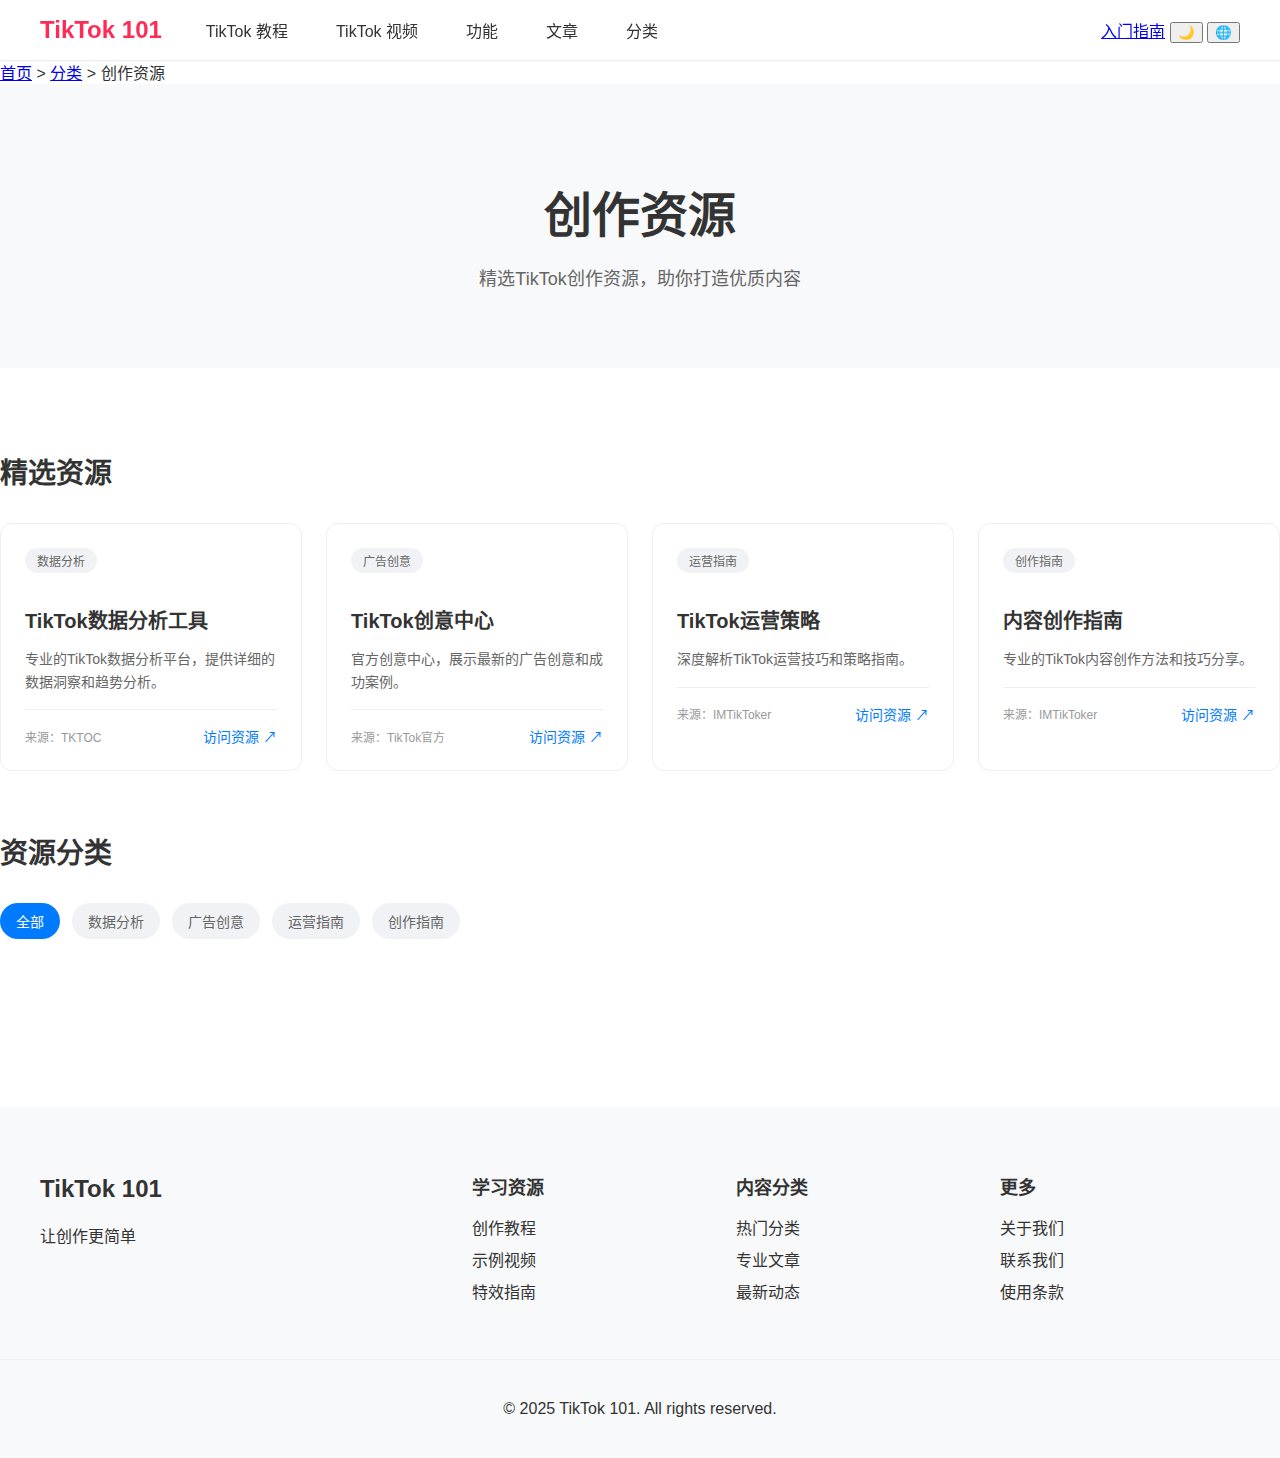
<file: resources.html>
<!DOCTYPE html>
<html lang="zh-CN">
<head>
    <meta charset="UTF-8">
    <meta name="viewport" content="width=device-width, initial-scale=1.0">
    <title>创作资源 - TikTok 101</title>
    <link rel="stylesheet" href="styles.css">
</head>
<body>
    <!-- 导航栏 -->
    <nav class="main-nav">
        <div class="nav-container">
            <div class="nav-left">
                <a href="index.html" class="logo">TikTok 101</a>
                <div class="nav-links">
                    <a href="tutorials.html">TikTok 教程</a>
                    <a href="videos.html">TikTok 视频</a>
                    <a href="features.html">功能</a>
                    <a href="article.html">文章</a>
                    <a href="category.html">分类</a>
                </div>
            </div>
            <div class="nav-right">
                <a href="/guide" class="nav-link">入门指南</a>
                <button class="theme-toggle">🌙</button>
                <button class="translate">🌐</button>
            </div>
        </div>
    </nav>

    <!-- 面包屑导航 -->
    <div class="breadcrumb">
        <div class="container">
            <a href="index.html">首页</a>
            <span class="separator">></span>
            <a href="category.html">分类</a>
            <span class="separator">></span>
            <span class="current">创作资源</span>
        </div>
    </div>

    <!-- 页面标题 -->
    <div class="page-header">
        <div class="container">
            <h1>创作资源</h1>
            <p class="subtitle">精选TikTok创作资源，助你打造优质内容</p>
        </div>
    </div>

    <!-- 资源内容 -->
    <section class="resources">
        <div class="container">
            <!-- 精选资源 -->
            <div class="resource-section">
                <h2>精选资源</h2>
                <div class="resource-grid">
                    <a href="https://www.tktoc.com/#term-583" target="_blank" class="resource-card">
                        <div class="card-content">
                            <span class="resource-tag">数据分析</span>
                            <h3>TikTok数据分析工具</h3>
                            <p>专业的TikTok数据分析平台，提供详细的数据洞察和趋势分析。</p>
                            <div class="card-meta">
                                <span class="source">来源：TKTOC</span>
                                <span class="external-link">访问资源 ↗</span>
                            </div>
                        </div>
                    </a>

                    <a href="https://ads.tiktok.com/business/creativecenter/inspiration/topads/pc/zh?period=30&region=SG" target="_blank" class="resource-card">
                        <div class="card-content">
                            <span class="resource-tag">广告创意</span>
                            <h3>TikTok创意中心</h3>
                            <p>官方创意中心，展示最新的广告创意和成功案例。</p>
                            <div class="card-meta">
                                <span class="source">来源：TikTok官方</span>
                                <span class="external-link">访问资源 ↗</span>
                            </div>
                        </div>
                    </a>

                    <a href="https://www.imtiktoker.com/article/31" target="_blank" class="resource-card">
                        <div class="card-content">
                            <span class="resource-tag">运营指南</span>
                            <h3>TikTok运营策略</h3>
                            <p>深度解析TikTok运营技巧和策略指南。</p>
                            <div class="card-meta">
                                <span class="source">来源：IMTikToker</span>
                                <span class="external-link">访问资源 ↗</span>
                            </div>
                        </div>
                    </a>

                    <a href="https://www.imtiktoker.com/article/29" target="_blank" class="resource-card">
                        <div class="card-content">
                            <span class="resource-tag">创作指南</span>
                            <h3>内容创作指南</h3>
                            <p>专业的TikTok内容创作方法和技巧分享。</p>
                            <div class="card-meta">
                                <span class="source">来源：IMTikToker</span>
                                <span class="external-link">访问资源 ↗</span>
                            </div>
                        </div>
                    </a>
                </div>
            </div>

            <!-- 资源分类 -->
            <div class="resource-section">
                <h2>资源分类</h2>
                <div class="category-tags">
                    <button class="tag active">全部</button>
                    <button class="tag">数据分析</button>
                    <button class="tag">广告创意</button>
                    <button class="tag">运营指南</button>
                    <button class="tag">创作指南</button>
                </div>
            </div>
        </div>
    </section>

    <!-- 页脚 -->
    <footer class="main-footer">
        <div class="container">
            <div class="footer-content">
                <div class="footer-logo">
                    <h2>TikTok 101</h2>
                    <p>让创作更简单</p>
                </div>
                <div class="footer-links">
                    <div class="footer-section">
                        <h3>学习资源</h3>
                        <ul>
                            <li><a href="tutorials.html">创作教程</a></li>
                            <li><a href="videos.html">示例视频</a></li>
                            <li><a href="features.html">特效指南</a></li>
                        </ul>
                    </div>
                    <div class="footer-section">
                        <h3>内容分类</h3>
                        <ul>
                            <li><a href="category.html">热门分类</a></li>
                            <li><a href="article.html">专业文章</a></li>
                            <li><a href="#">最新动态</a></li>
                        </ul>
                    </div>
                    <div class="footer-section">
                        <h3>更多</h3>
                        <ul>
                            <li><a href="#">关于我们</a></li>
                            <li><a href="#">联系我们</a></li>
                            <li><a href="#">使用条款</a></li>
                        </ul>
                    </div>
                </div>
            </div>
            <div class="footer-bottom">
                <p>&copy; 2025 TikTok 101. All rights reserved.</p>
            </div>
        </div>
    </footer>

    <style>
    .page-header {
        text-align: center;
        padding: 60px 0;
        background-color: #f8f9fa;
    }

    .page-header h1 {
        font-size: 48px;
        margin-bottom: 16px;
        font-weight: 600;
    }

    .page-header .subtitle {
        font-size: 18px;
        color: #666;
    }

    .resources {
        padding: 60px 0;
    }

    .resource-section {
        margin-bottom: 60px;
    }

    .resource-section h2 {
        font-size: 28px;
        margin-bottom: 32px;
        color: #333;
    }

    .resource-grid {
        display: grid;
        grid-template-columns: repeat(auto-fit, minmax(300px, 1fr));
        gap: 24px;
    }

    .resource-card {
        background: #fff;
        border-radius: 12px;
        padding: 24px;
        text-decoration: none;
        color: inherit;
        transition: all 0.3s ease;
        border: 1px solid #eee;
    }

    .resource-card:hover {
        transform: translateY(-4px);
        box-shadow: 0 4px 20px rgba(0,0,0,0.1);
    }

    .resource-tag {
        display: inline-block;
        padding: 4px 12px;
        background: #f0f2f5;
        border-radius: 20px;
        font-size: 12px;
        color: #666;
        margin-bottom: 12px;
    }

    .card-content h3 {
        font-size: 20px;
        margin-bottom: 12px;
        color: #333;
    }

    .card-content p {
        font-size: 14px;
        color: #666;
        margin-bottom: 16px;
        line-height: 1.6;
    }

    .card-meta {
        display: flex;
        justify-content: space-between;
        align-items: center;
        margin-top: 16px;
        padding-top: 16px;
        border-top: 1px solid #eee;
    }

    .source {
        font-size: 12px;
        color: #999;
    }

    .external-link {
        font-size: 14px;
        color: #007bff;
    }

    .category-tags {
        display: flex;
        flex-wrap: wrap;
        gap: 12px;
        margin-bottom: 32px;
    }

    .tag {
        padding: 8px 16px;
        border-radius: 20px;
        font-size: 14px;
        color: #666;
        background: #f0f2f5;
        border: none;
        cursor: pointer;
        transition: all 0.3s ease;
    }

    .tag.active {
        background: #007bff;
        color: #fff;
    }

    .tag:hover {
        background: #007bff;
        color: #fff;
    }

    @media (max-width: 768px) {
        .page-header {
            padding: 40px 0;
        }

        .page-header h1 {
            font-size: 32px;
        }

        .resources {
            padding: 30px 0;
        }

        .resource-grid {
            grid-template-columns: 1fr;
        }

        .category-tags {
            gap: 8px;
        }

        .tag {
            padding: 6px 12px;
            font-size: 12px;
        }
    }
    </style>
</body>
</html>
</file>
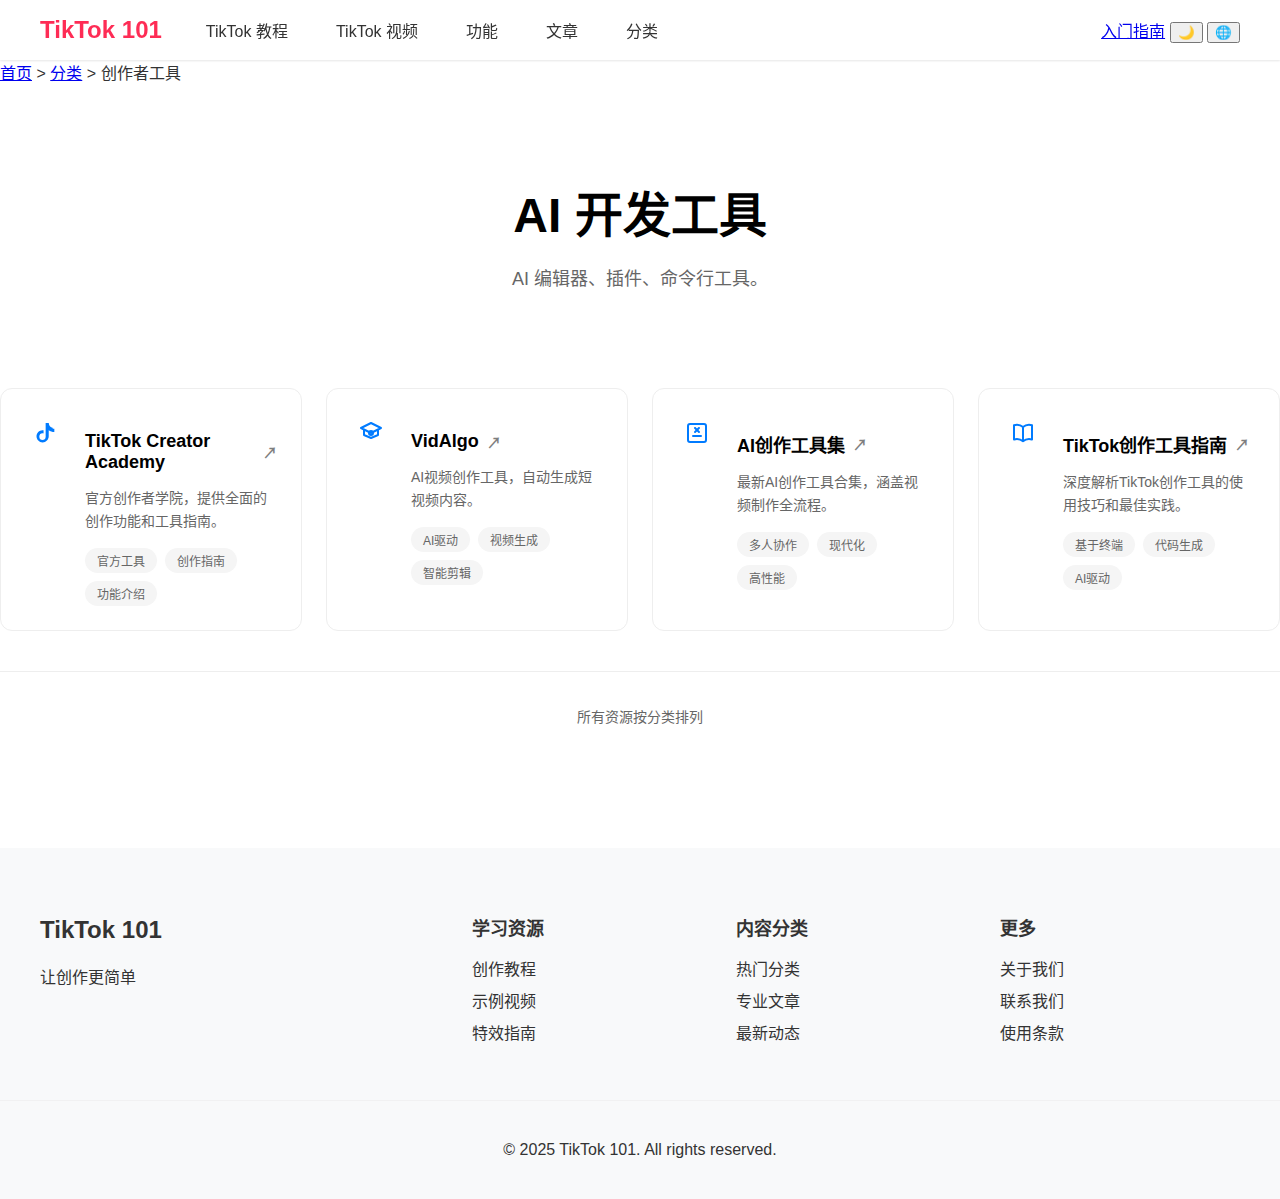
<file: tools.html>
<!DOCTYPE html>
<html lang="zh-CN">
<head>
    <meta charset="UTF-8">
    <meta name="viewport" content="width=device-width, initial-scale=1.0">
    <title>创作者工具 - TikTok 101</title>
    <link rel="stylesheet" href="styles.css">
</head>
<body>
    <!-- 导航栏 -->
    <nav class="main-nav">
        <div class="nav-container">
            <div class="nav-left">
                <a href="index.html" class="logo">TikTok 101</a>
                <div class="nav-links">
                    <a href="tutorials.html">TikTok 教程</a>
                    <a href="videos.html">TikTok 视频</a>
                    <a href="features.html">功能</a>
                    <a href="article.html">文章</a>
                    <a href="category.html">分类</a>
                </div>
            </div>
            <div class="nav-right">
                <a href="/guide" class="nav-link">入门指南</a>
                <button class="theme-toggle">🌙</button>
                <button class="translate">🌐</button>
            </div>
        </div>
    </nav>

    <!-- 面包屑导航 -->
    <div class="breadcrumb">
        <div class="container">
            <a href="index.html">首页</a>
            <span class="separator">></span>
            <a href="category.html">分类</a>
            <span class="separator">></span>
            <span class="current">创作者工具</span>
        </div>
    </div>

    <!-- 页面标题 -->
    <div class="page-header">
        <div class="container">
            <h1>AI 开发工具</h1>
            <p class="subtitle">AI 编辑器、插件、命令行工具。</p>
        </div>
    </div>

    <!-- 工具内容 -->
    <section class="tools">
        <div class="container">
            <div class="tool-grid">
                <!-- Cursor -->
                <a href="https://www.tiktok.com/creator-academy/zh-Hant-TW/articles/features/" target="_blank" class="tool-card">
                    <div class="tool-icon">
                        <img src="assets/icons/tiktok-icon.svg" alt="TikTok Creator Academy">
                    </div>
                    <div class="card-content">
                        <h3>TikTok Creator Academy</h3>
                        <p>官方创作者学院，提供全面的创作功能和工具指南。</p>
                        <div class="tool-tags">
                            <span class="tag">官方工具</span>
                            <span class="tag">创作指南</span>
                            <span class="tag">功能介绍</span>
                        </div>
                    </div>
                </a>

                <!-- VidAlgo -->
                <a href="https://ai-bot.cn/vidalgo/" target="_blank" class="tool-card">
                    <div class="tool-icon">
                        <img src="assets/icons/ai-icon.svg" alt="VidAlgo">
                    </div>
                    <div class="card-content">
                        <h3>VidAlgo</h3>
                        <p>AI视频创作工具，自动生成短视频内容。</p>
                        <div class="tool-tags">
                            <span class="tag">AI驱动</span>
                            <span class="tag">视频生成</span>
                            <span class="tag">智能剪辑</span>
                        </div>
                    </div>
                </a>

                <!-- AI工具集 -->
                <a href="https://www.aibase.com/zh/news/13258" target="_blank" class="tool-card">
                    <div class="tool-icon">
                        <img src="assets/icons/ai-tools-icon.svg" alt="AI创作工具">
                    </div>
                    <div class="card-content">
                        <h3>AI创作工具集</h3>
                        <p>最新AI创作工具合集，涵盖视频制作全流程。</p>
                        <div class="tool-tags">
                            <span class="tag">多人协作</span>
                            <span class="tag">现代化</span>
                            <span class="tag">高性能</span>
                        </div>
                    </div>
                </a>

                <!-- 创作指南 -->
                <a href="https://zhuanlan.zhihu.com/p/425948149" target="_blank" class="tool-card">
                    <div class="tool-icon">
                        <img src="assets/icons/guide-icon.svg" alt="创作指南">
                    </div>
                    <div class="card-content">
                        <h3>TikTok创作工具指南</h3>
                        <p>深度解析TikTok创作工具的使用技巧和最佳实践。</p>
                        <div class="tool-tags">
                            <span class="tag">基于终端</span>
                            <span class="tag">代码生成</span>
                            <span class="tag">AI驱动</span>
                        </div>
                    </div>
                </a>
            </div>

            <div class="resources-footer">
                <p>所有资源按分类排列</p>
            </div>
        </div>
    </section>

    <!-- 页脚 -->
    <footer class="main-footer">
        <div class="container">
            <div class="footer-content">
                <div class="footer-logo">
                    <h2>TikTok 101</h2>
                    <p>让创作更简单</p>
                </div>
                <div class="footer-links">
                    <div class="footer-section">
                        <h3>学习资源</h3>
                        <ul>
                            <li><a href="tutorials.html">创作教程</a></li>
                            <li><a href="videos.html">示例视频</a></li>
                            <li><a href="features.html">特效指南</a></li>
                        </ul>
                    </div>
                    <div class="footer-section">
                        <h3>内容分类</h3>
                        <ul>
                            <li><a href="category.html">热门分类</a></li>
                            <li><a href="article.html">专业文章</a></li>
                            <li><a href="#">最新动态</a></li>
                        </ul>
                    </div>
                    <div class="footer-section">
                        <h3>更多</h3>
                        <ul>
                            <li><a href="#">关于我们</a></li>
                            <li><a href="#">联系我们</a></li>
                            <li><a href="#">使用条款</a></li>
                        </ul>
                    </div>
                </div>
            </div>
            <div class="footer-bottom">
                <p>&copy; 2025 TikTok 101. All rights reserved.</p>
            </div>
        </div>
    </footer>

    <style>
    .page-header {
        text-align: center;
        padding: 60px 0;
        background-color: #fff;
    }

    .page-header h1 {
        font-size: 48px;
        margin-bottom: 16px;
        font-weight: 600;
        color: #000;
    }

    .page-header .subtitle {
        font-size: 18px;
        color: #666;
    }

    .tools {
        padding: 20px 0 60px;
    }

    .tool-grid {
        display: grid;
        grid-template-columns: repeat(auto-fit, minmax(300px, 1fr));
        gap: 24px;
        margin-bottom: 40px;
    }

    .tool-card {
        background: #fff;
        border-radius: 12px;
        padding: 24px;
        text-decoration: none;
        color: inherit;
        transition: all 0.2s ease;
        border: 1px solid #eee;
        display: flex;
        gap: 20px;
    }

    .tool-card:hover {
        transform: translateY(-2px);
        box-shadow: 0 4px 12px rgba(0,0,0,0.05);
    }

    .tool-icon {
        flex-shrink: 0;
        width: 40px;
        height: 40px;
        display: flex;
        align-items: center;
        justify-content: center;
    }

    .tool-icon img {
        width: 24px;
        height: 24px;
    }

    .card-content h3 {
        font-size: 18px;
        margin-bottom: 8px;
        color: #000;
        display: flex;
        align-items: center;
        gap: 8px;
    }

    .card-content h3::after {
        content: "↗";
        font-size: 14px;
        opacity: 0.5;
    }

    .card-content p {
        font-size: 14px;
        color: #666;
        margin-bottom: 16px;
        line-height: 1.6;
    }

    .tool-tags {
        display: flex;
        flex-wrap: wrap;
        gap: 8px;
    }

    .tag {
        padding: 4px 12px;
        background: #f5f5f5;
        border-radius: 16px;
        font-size: 12px;
        color: #666;
    }

    .resources-footer {
        text-align: center;
        color: #666;
        font-size: 14px;
        margin-top: 40px;
        padding-top: 20px;
        border-top: 1px solid #eee;
    }

    @media (max-width: 768px) {
        .page-header {
            padding: 40px 0;
        }

        .page-header h1 {
            font-size: 32px;
        }

        .tools {
            padding: 20px 0 40px;
        }

        .tool-grid {
            grid-template-columns: 1fr;
        }
    }
    </style>
</body>
</html>
</file>
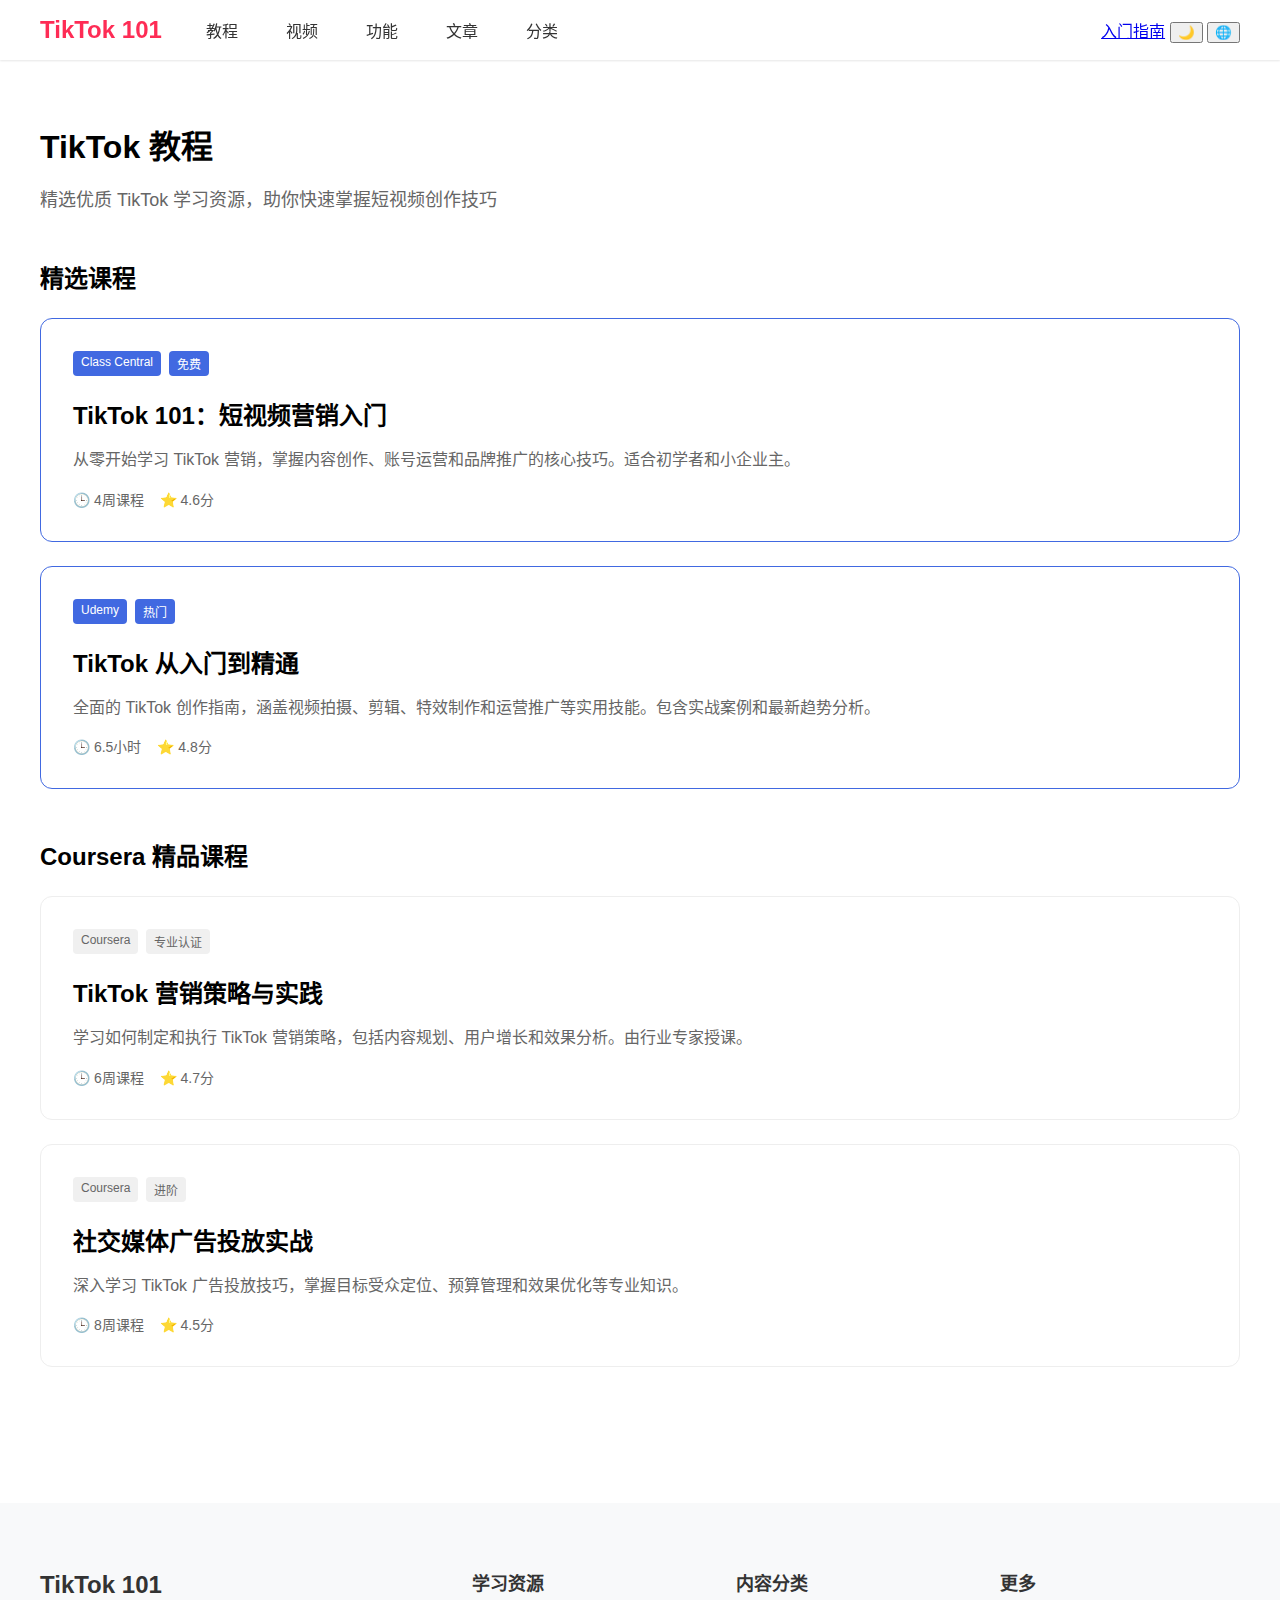
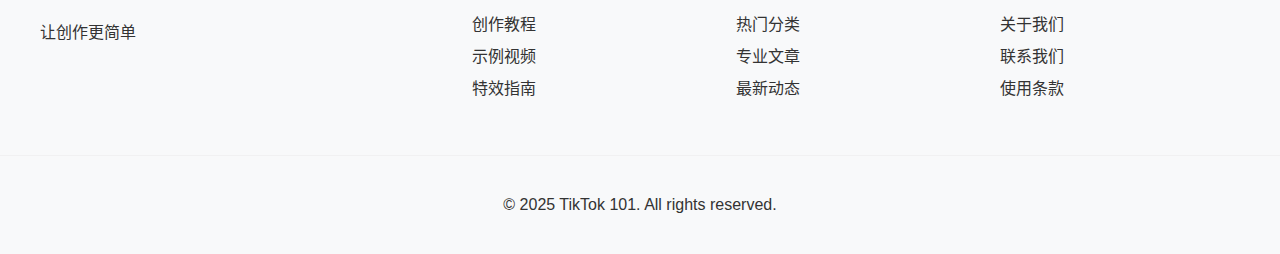
<file: tutorials.html>
<!DOCTYPE html>
<html lang="zh-CN">
<head>
    <meta charset="UTF-8">
    <meta name="viewport" content="width=device-width, initial-scale=1.0">
    <title>TikTok 教程 - TikTok 101</title>
    <link rel="stylesheet" href="styles.css">
</head>
<body>
    <!-- 导航栏 -->
    <nav class="main-nav">
        <div class="nav-container">
            <div class="nav-left">
                <a href="index.html" class="logo">TikTok 101</a>
                <div class="nav-links">
                    <a href="tutorials.html">教程</a>
                    <a href="videos.html">视频</a>
                    <a href="features.html">功能</a>
                    <a href="article.html">文章</a>
                    <a href="category.html">分类</a>
                </div>
            </div>
            <div class="nav-right">
                <a href="/guide" class="nav-link">入门指南</a>
                <button class="theme-toggle">🌙</button>
                <button class="translate">🌐</button>
            </div>
        </div>
    </nav>

    <!-- 主要内容 -->
    <main class="tutorials-container">
        <h1 class="page-title">TikTok 教程</h1>
        <p class="page-subtitle">精选优质 TikTok 学习资源，助你快速掌握短视频创作技巧</p>

        <!-- 精选课程 -->
        <section class="featured-section">
            <h2 class="section-title">精选课程</h2>
            <div class="tutorials-grid">
                <a href="https://www.classcentral.com/course/independent-tiktok-101-202950" class="tutorial-card featured" target="_blank">
                    <div class="tutorial-content">
                        <div class="card-header">
                            <span class="tag">Class Central</span>
                            <span class="tag">免费</span>
                        </div>
                        <h2>TikTok 101：短视频营销入门</h2>
                        <p>从零开始学习 TikTok 营销，掌握内容创作、账号运营和品牌推广的核心技巧。适合初学者和小企业主。</p>
                        <div class="card-meta">
                            <span>🕒 4周课程</span>
                            <span>⭐ 4.6分</span>
                        </div>
                    </div>
                </a>

                <a href="https://www.udemy.com/course/tiktok-z/" class="tutorial-card featured" target="_blank">
                    <div class="tutorial-content">
                        <div class="card-header">
                            <span class="tag">Udemy</span>
                            <span class="tag">热门</span>
                        </div>
                        <h2>TikTok 从入门到精通</h2>
                        <p>全面的 TikTok 创作指南，涵盖视频拍摄、剪辑、特效制作和运营推广等实用技能。包含实战案例和最新趋势分析。</p>
                        <div class="card-meta">
                            <span>🕒 6.5小时</span>
                            <span>⭐ 4.8分</span>
                        </div>
                    </div>
                </a>
            </div>
        </section>

        <!-- Coursera 课程 -->
        <section class="coursera-section">
            <h2 class="section-title">Coursera 精品课程</h2>
            <div class="tutorials-grid">
                <a href="https://www.coursera.org/learn/tiktok-marketing" class="tutorial-card" target="_blank">
                    <div class="tutorial-content">
                        <div class="card-header">
                            <span class="tag">Coursera</span>
                            <span class="tag">专业认证</span>
                        </div>
                        <h2>TikTok 营销策略与实践</h2>
                        <p>学习如何制定和执行 TikTok 营销策略，包括内容规划、用户增长和效果分析。由行业专家授课。</p>
                        <div class="card-meta">
                            <span>🕒 6周课程</span>
                            <span>⭐ 4.7分</span>
                        </div>
                    </div>
                </a>

                <a href="https://www.coursera.org/learn/social-media-advertising" class="tutorial-card" target="_blank">
                    <div class="tutorial-content">
                        <div class="card-header">
                            <span class="tag">Coursera</span>
                            <span class="tag">进阶</span>
                        </div>
                        <h2>社交媒体广告投放实战</h2>
                        <p>深入学习 TikTok 广告投放技巧，掌握目标受众定位、预算管理和效果优化等专业知识。</p>
                        <div class="card-meta">
                            <span>🕒 8周课程</span>
                            <span>⭐ 4.5分</span>
                        </div>
                    </div>
                </a>
            </div>
        </section>
    </main>

    <!-- 页脚 -->
    <footer class="main-footer">
        <div class="container">
            <div class="footer-content">
                <div class="footer-logo">
                    <h2>TikTok 101</h2>
                    <p>让创作更简单</p>
                </div>
                <div class="footer-links">
                    <div class="footer-section">
                        <h3>学习资源</h3>
                        <ul>
                            <li><a href="tutorials.html">创作教程</a></li>
                            <li><a href="videos.html">示例视频</a></li>
                            <li><a href="features.html">特效指南</a></li>
                        </ul>
                    </div>
                    <div class="footer-section">
                        <h3>内容分类</h3>
                        <ul>
                            <li><a href="category.html">热门分类</a></li>
                            <li><a href="article.html">专业文章</a></li>
                            <li><a href="#">最新动态</a></li>
                        </ul>
                    </div>
                    <div class="footer-section">
                        <h3>更多</h3>
                        <ul>
                            <li><a href="#">关于我们</a></li>
                            <li><a href="#">联系我们</a></li>
                            <li><a href="#">使用条款</a></li>
                        </ul>
                    </div>
                </div>
            </div>
            <div class="footer-bottom">
                <p>&copy; 2025 TikTok 101. All rights reserved.</p>
            </div>
        </div>
    </footer>

    <style>
    .tutorials-container {
        max-width: 1200px;
        margin: 0 auto;
        padding: 40px 20px;
    }

    .page-title {
        font-size: 32px;
        font-weight: 600;
        margin-bottom: 12px;
        color: #000;
    }

    .page-subtitle {
        font-size: 18px;
        color: #666;
        margin-bottom: 48px;
    }

    .section-title {
        font-size: 24px;
        font-weight: 600;
        margin-bottom: 24px;
        color: #000;
    }

    .tutorials-grid {
        display: grid;
        grid-template-columns: 1fr;
        gap: 24px;
        margin-bottom: 48px;
    }

    .tutorial-card {
        background: #fff;
        border: 1px solid #eee;
        border-radius: 12px;
        padding: 32px;
        text-decoration: none;
        color: inherit;
        transition: transform 0.2s, box-shadow 0.2s;
    }

    .tutorial-card:hover {
        transform: translateY(-2px);
        box-shadow: 0 4px 12px rgba(0,0,0,0.05);
    }

    .tutorial-card.featured {
        border: 1px solid #4169E1;
    }

    .card-header {
        display: flex;
        gap: 8px;
        margin-bottom: 16px;
    }

    .tag {
        font-size: 12px;
        font-weight: 500;
        padding: 4px 8px;
        border-radius: 4px;
        background: #f0f0f0;
        color: #666;
    }

    .featured .tag {
        background: #4169E1;
        color: #fff;
    }

    .tutorial-content h2 {
        font-size: 24px;
        font-weight: 600;
        margin-bottom: 12px;
        color: #000;
    }

    .tutorial-content p {
        font-size: 16px;
        line-height: 1.6;
        color: #666;
        margin-bottom: 16px;
    }

    .card-meta {
        display: flex;
        gap: 16px;
        font-size: 14px;
        color: #666;
    }

    @media (max-width: 768px) {
        .tutorials-container {
            padding: 20px;
        }

        .page-title {
            font-size: 28px;
        }

        .page-subtitle {
            font-size: 16px;
            margin-bottom: 32px;
        }

        .section-title {
            font-size: 20px;
            margin-bottom: 20px;
        }

        .tutorial-card {
            padding: 24px;
        }

        .tutorial-content h2 {
            font-size: 20px;
        }

        .tutorial-content p {
            font-size: 14px;
        }

        .card-meta {
            font-size: 12px;
        }
    }
    </style>
</body>
</html>
</file>
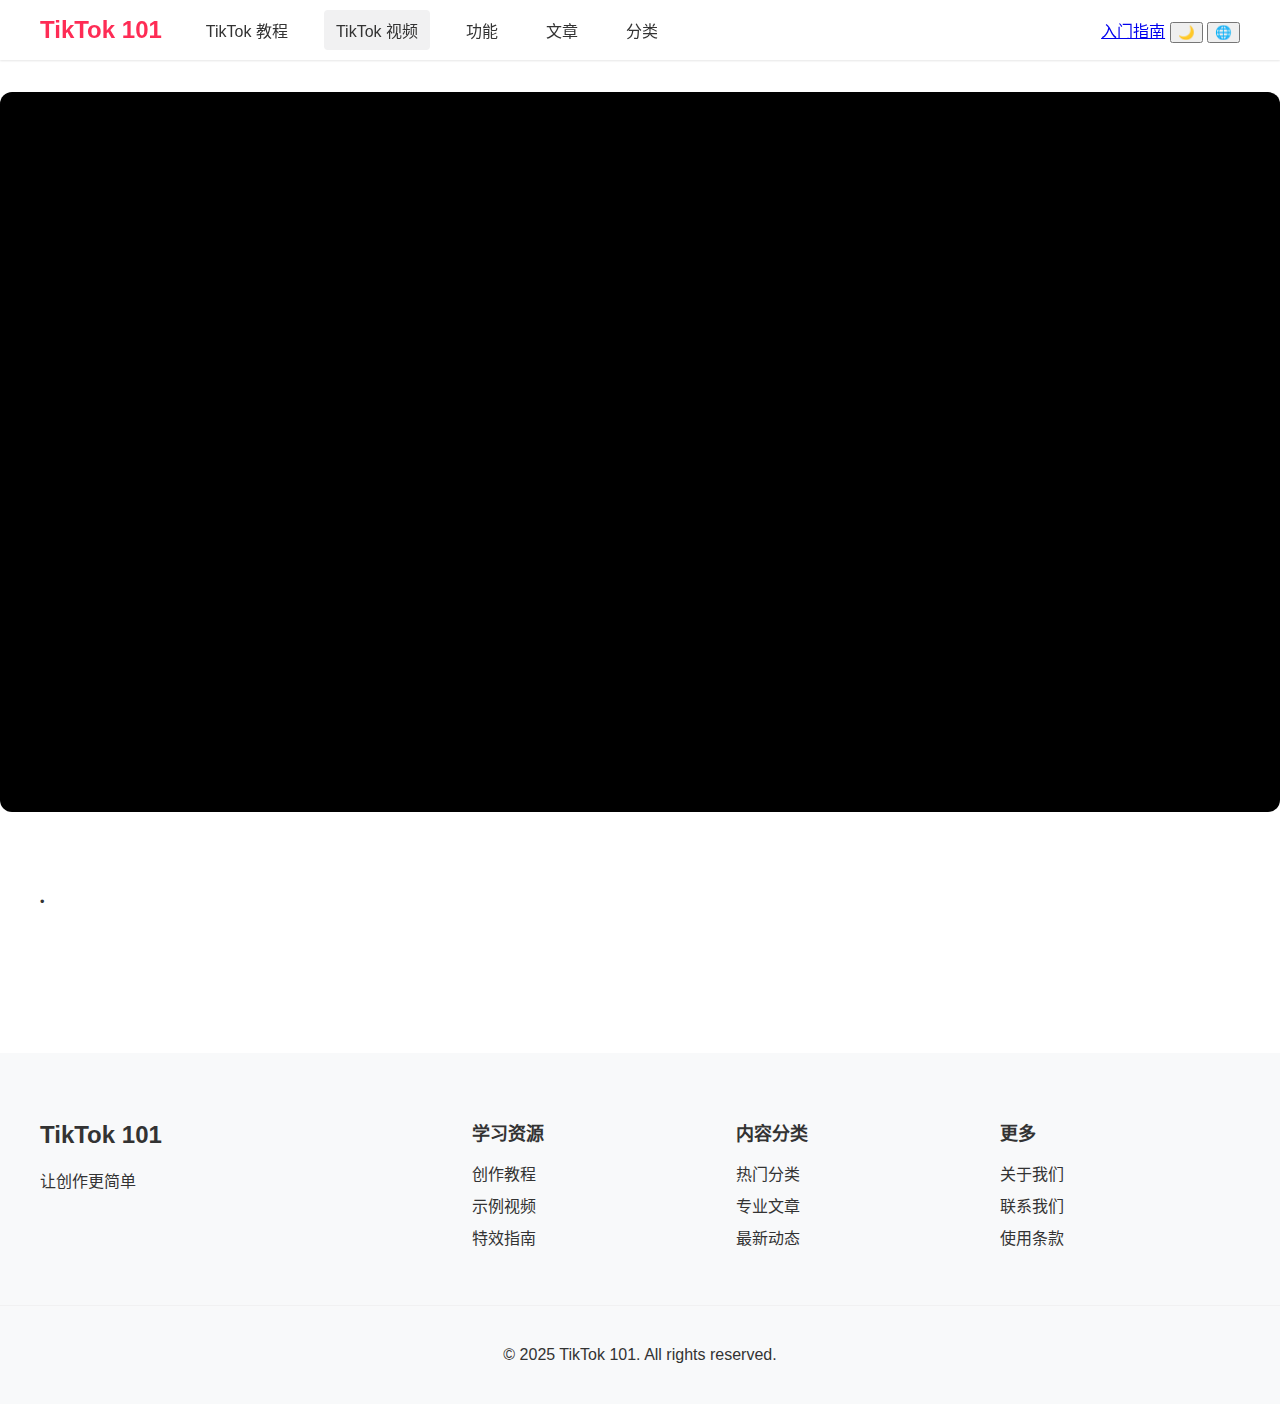
<file: video-player.html>
<!DOCTYPE html>
<html lang="zh-CN">
<head>
    <meta charset="UTF-8">
    <meta name="viewport" content="width=device-width, initial-scale=1.0">
    <title>视频播放 - TikTok 101</title>
    <link rel="stylesheet" href="styles.css">
</head>
<body>
    <!-- 导航栏 -->
    <nav class="main-nav">
        <div class="nav-container">
            <div class="nav-left">
                <a href="index.html" class="logo">TikTok 101</a>
                <div class="nav-links">
                    <a href="tutorials.html">TikTok 教程</a>
                    <a href="videos.html" class="active">TikTok 视频</a>
                    <a href="features.html">功能</a>
                    <a href="article.html">文章</a>
                    <a href="category.html">分类</a>
                </div>
            </div>
            <div class="nav-right">
                <a href="/guide" class="nav-link">入门指南</a>
                <button class="theme-toggle">🌙</button>
                <button class="translate">🌐</button>
            </div>
        </div>
    </nav>

    <!-- 视频播放区域 -->
    <main class="video-player-content">
        <div class="container">
            <div class="video-player-wrapper">
                <iframe id="youtube-player" 
                        width="100%" 
                        height="100%" 
                        frameborder="0" 
                        allow="accelerometer; autoplay; clipboard-write; encrypted-media; gyroscope; picture-in-picture" 
                        allowfullscreen>
                </iframe>
            </div>
            <div class="video-info-section">
                <h1 id="video-title"></h1>
                <p id="video-description"></p>
                <div class="video-meta">
                    <span id="publish-date"></span>
                    <span>•</span>
                    <span id="view-count"></span>
                </div>
            </div>
        </div>
    </main>

    <!-- 页脚 -->
    <footer class="main-footer">
        <div class="container">
            <div class="footer-content">
                <div class="footer-logo">
                    <h2>TikTok 101</h2>
                    <p>让创作更简单</p>
                </div>
                <div class="footer-links">
                    <div class="footer-section">
                        <h3>学习资源</h3>
                        <ul>
                            <li><a href="tutorials.html">创作教程</a></li>
                            <li><a href="videos.html">示例视频</a></li>
                            <li><a href="features.html">特效指南</a></li>
                        </ul>
                    </div>
                    <div class="footer-section">
                        <h3>内容分类</h3>
                        <ul>
                            <li><a href="category.html">热门分类</a></li>
                            <li><a href="article.html">专业文章</a></li>
                            <li><a href="#">最新动态</a></li>
                        </ul>
                    </div>
                    <div class="footer-section">
                        <h3>更多</h3>
                        <ul>
                            <li><a href="#">关于我们</a></li>
                            <li><a href="#">联系我们</a></li>
                            <li><a href="#">使用条款</a></li>
                        </ul>
                    </div>
                </div>
            </div>
            <div class="footer-bottom">
                <p>&copy; 2025 TikTok 101. All rights reserved.</p>
            </div>
        </div>
    </footer>

    <script>
        // 从 URL 获取视频 ID
        const urlParams = new URLSearchParams(window.location.search);
        const videoId = urlParams.get('v');
        
        // 视频数据
        const videoData = {
            'J7-r4ouPmwE': {
                title: 'TikTok 新手完整教程：如何拍摄、编辑并设置账号',
                description: '全面的 TikTok 入门指南，包括账号设置、拍摄技巧和编辑方法。',
                date: '2025-01-01',
                views: '新上线'
            },
            'iMgD5LDiK9A': {
                title: 'TikTok 商店销售指南：如何在 TikTok 上销售产品',
                description: '学习如何使用 TikTok 商店功能销售产品，提升销售转化率。',
                date: '2025-01-01',
                views: '新上线'
            },
            'lQEWAE3sU2w': {
                title: 'TikTok 直播技巧：如何增加观众互动',
                description: '学习如何通过直播功能吸引更多观众，提高互动率。',
                date: '2025-01-01',
                views: '新上线'
            },
            'URvQg7JuUfA': {
                title: 'TikTok 剪辑教程：制作引人入胜的短视频',
                description: '掌握专业的视频剪辑技巧，让你的内容更有吸引力。',
                date: '2025-01-01',
                views: '新上线'
            },
            'ZTYFH01elWY': {
                title: 'TikTok 特效制作：让视频更有创意',
                description: '探索 TikTok 的特效功能，制作独特的创意内容。',
                date: '2025-01-01',
                views: '新上线'
            },
            'Lu-ztj-gc90': {
                title: 'TikTok 运营策略：如何吸引更多粉丝',
                description: '学习有效的账号运营方法，提升粉丝增长速度。',
                date: '2025-01-01',
                views: '新上线'
            },
            'xP9T4J1vnRA': {
                title: 'TikTok 变现指南：多元化收入来源',
                description: '了解 TikTok 的各种变现方式，实现收入多元化。',
                date: '2025-01-01',
                views: '新上线'
            },
            'xbWFG_ECUhc': {
                title: 'TikTok 数据分析：优化内容策略',
                description: '学习如何分析数据指标，优化你的内容策略。',
                date: '2025-01-01',
                views: '新上线'
            },
            'Vpcest4DeqU': {
                title: 'TikTok 账号优化指南',
                description: '学习如何优化你的 TikTok 账号，提升曝光度和关注度。',
                date: '2025-01-01',
                views: '新上线'
            },
            'ZyJsH9X0MXY': {
                title: 'TikTok 创意拍摄技巧',
                description: '掌握专业的视频拍摄技巧，让你的内容更具吸引力。',
                date: '2025-01-01',
                views: '新上线'
            },
            'vfHt3iXRGOE': {
                title: 'TikTok 内容规划策略',
                description: '学习如何制定有效的内容策略，提高账号增长速度。',
                date: '2025-01-01',
                views: '新上线'
            },
            'IF-8Ad7bfcI': {
                title: 'TikTok 热门音乐使用指南',
                description: '了解如何选择和使用热门音乐，提升视频效果。',
                date: '2025-01-01',
                views: '新上线'
            },
            '2ansoZCKeNg': {
                title: 'TikTok 特效制作教程',
                description: '学习使用 TikTok 特效，让你的视频更有创意。',
                date: '2025-01-01',
                views: '新上线'
            },
            '2b4OPL4Tl7M': {
                title: 'TikTok 直播技巧分享',
                description: '掌握直播技巧，提升直播间互动和转化。',
                date: '2025-01-01',
                views: '新上线'
            },
            'ozEYiN3N9Rs': {
                title: 'TikTok 变现方法详解',
                description: '探索 TikTok 多种变现方式，实现收入增长。',
                date: '2025-01-01',
                views: '新上线'
            },
            'oQZVPyiL3P0': {
                title: 'TikTok 数据分析指南',
                description: '学习解读数据指标，优化内容策略。',
                date: '2025-01-01',
                views: '新上线'
            },
            'EpVZzcIiZtQ': {
                title: 'TikTok 品牌合作技巧',
                description: '了解如何与品牌合作，创造双赢机会。',
                date: '2025-01-01',
                views: '新上线'
            },
            'CkdYjimPUDw': {
                title: 'TikTok 短视频剪辑教程',
                description: '掌握专业的剪辑技巧，提升视频质量。',
                date: '2025-01-01',
                views: '新上线'
            },
            'p_RFe0qNuUU': {
                title: 'TikTok 运营高级技巧',
                description: '学习高级运营策略，实现账号快速增长。',
                date: '2025-01-01',
                views: '新上线'
            },
            '5CudnzjAf2I': {
                title: 'TikTok 内容创作指南',
                description: '探索创意内容制作方法，提升创作效率。',
                date: '2025-01-01',
                views: '新上线'
            },
            'ymixzOQ59S8': {
                title: 'TikTok 商业账号运营',
                description: '学习商业账号运营技巧，提升品牌影响力。',
                date: '2025-01-01',
                views: '新上线'
            },
            'GSTQclus5-Y': {
                title: 'TikTok 粉丝运营策略',
                description: '掌握粉丝运营方法，提高粉丝忠诚度。',
                date: '2025-01-01',
                views: '新上线'
            },
            'w9H-EVHGALY': {
                title: 'TikTok 视频标题优化',
                description: '学习标题优化技巧，提升视频点击率。',
                date: '2025-01-01',
                views: '新上线'
            },
            'vt7rVaTTNek': {
                title: 'TikTok 账号定位指南',
                description: '了解如何准确定位账号，找准目标受众。',
                date: '2025-01-01',
                views: '新上线'
            }
        };

        // 设置视频播放器
        if (videoId && videoData[videoId]) {
            const player = document.getElementById('youtube-player');
            player.src = `https://www.youtube.com/embed/${videoId}?autoplay=1&rel=0`;

            // 更新视频信息
            const data = videoData[videoId];
            document.getElementById('video-title').textContent = data.title;
            document.getElementById('video-description').textContent = data.description;
            document.getElementById('publish-date').textContent = data.date;
            document.getElementById('view-count').textContent = data.views;
            document.title = `${data.title} - TikTok 101`;
        }
    </script>
</body>
</html>
</file>
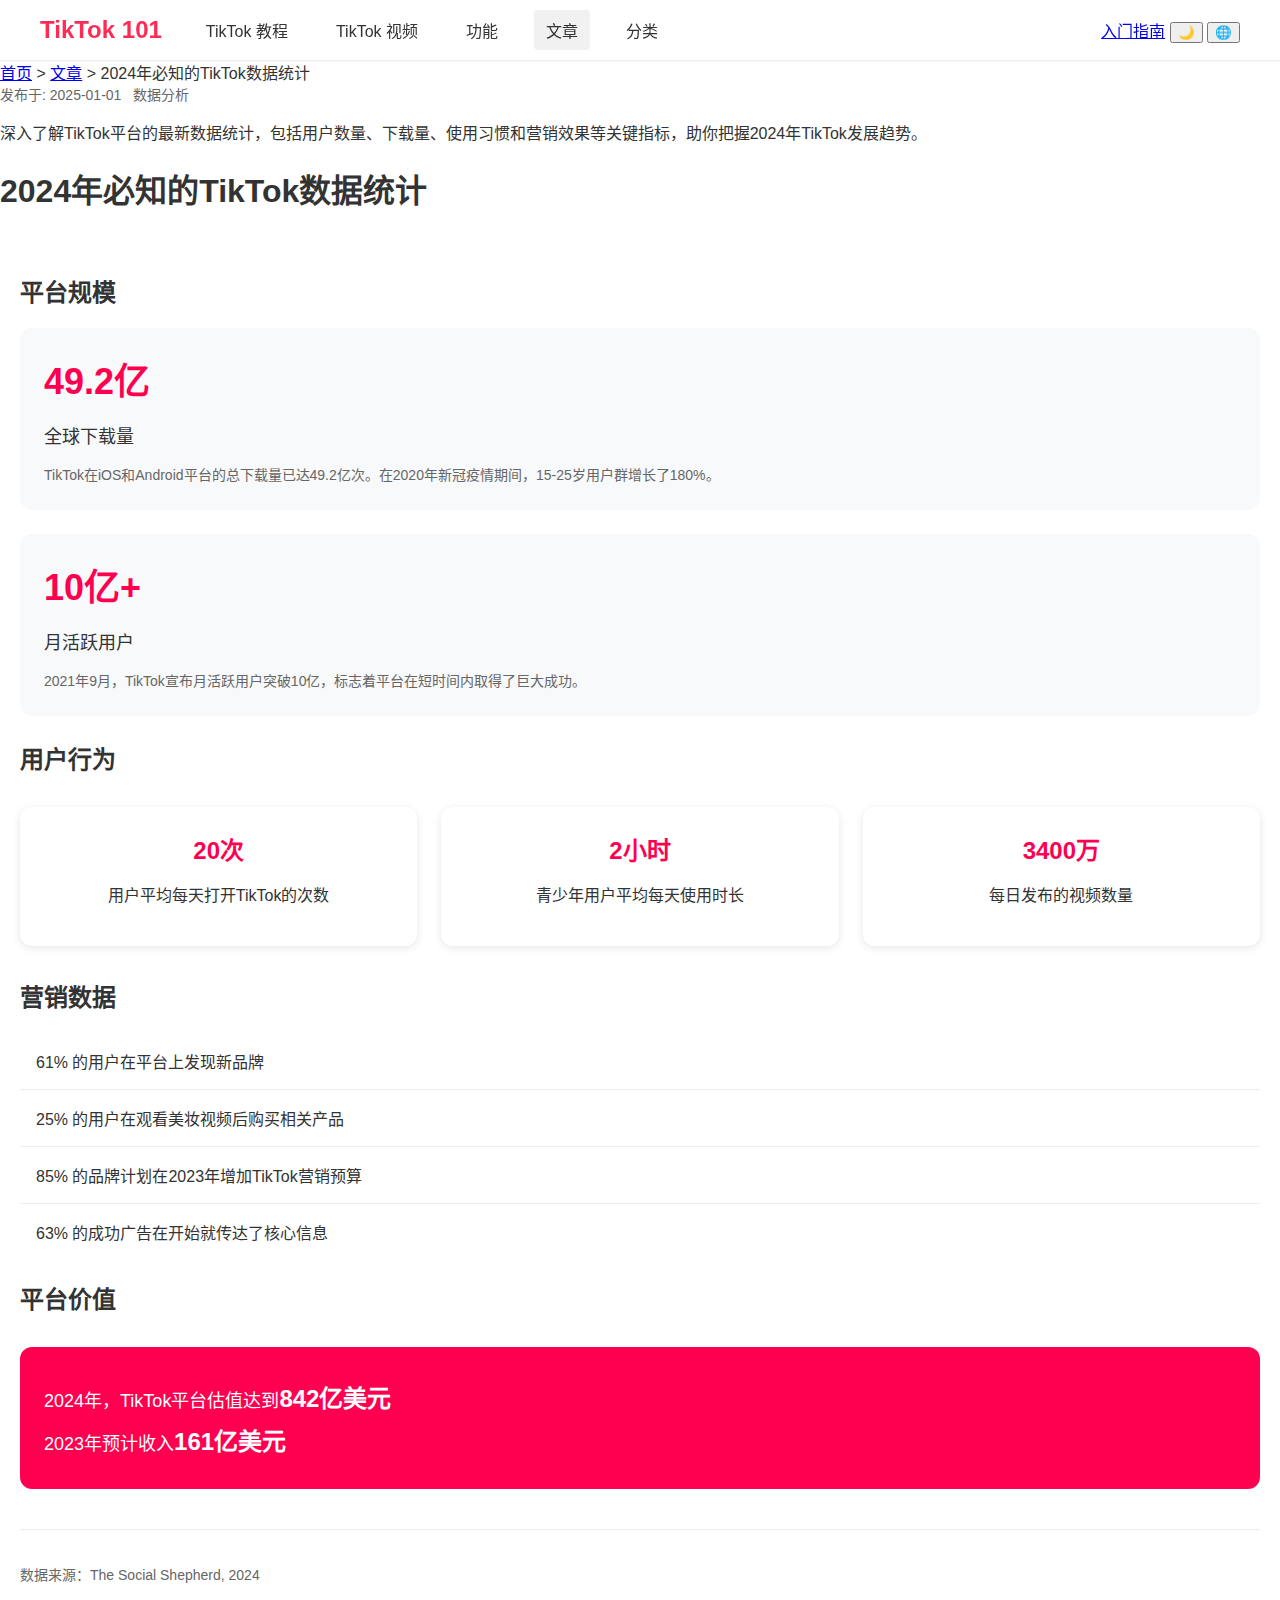
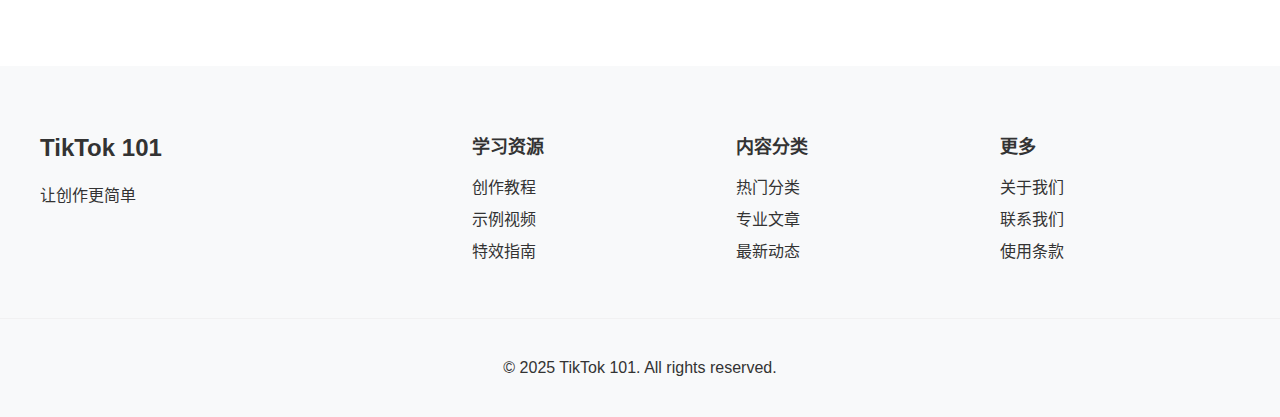
<file: articles/tiktok-statistics-2024.html>
<!DOCTYPE html>
<html lang="zh-CN">
<head>
    <meta charset="UTF-8">
    <meta name="viewport" content="width=device-width, initial-scale=1.0">
    <title>2024年必知的TikTok数据统计 - TikTok 101</title>
    <link rel="stylesheet" href="../styles.css">
</head>
<body>
    <!-- 导航栏 -->
    <nav class="main-nav">
        <div class="nav-container">
            <div class="nav-left">
                <a href="../index.html" class="logo">TikTok 101</a>
                <div class="nav-links">
                    <a href="../tutorials.html">TikTok 教程</a>
                    <a href="../videos.html">TikTok 视频</a>
                    <a href="../features.html">功能</a>
                    <a href="../article.html" class="active">文章</a>
                    <a href="../category.html">分类</a>
                </div>
            </div>
            <div class="nav-right">
                <a href="/guide" class="nav-link">入门指南</a>
                <button class="theme-toggle">🌙</button>
                <button class="translate">🌐</button>
            </div>
        </div>
    </nav>

    <!-- 面包屑导航 -->
    <div class="breadcrumb">
        <div class="container">
            <a href="../index.html">首页</a>
            <span class="separator">></span>
            <a href="../article.html">文章</a>
            <span class="separator">></span>
            <span class="current">2024年必知的TikTok数据统计</span>
        </div>
    </div>

    <!-- 文章内容 -->
    <main class="article-detail">
        <div class="container">
            <!-- 文章元信息 -->
            <div class="article-meta">
                <span class="publish-date">发布于: 2025-01-01</span>
                <span class="category">数据分析</span>
            </div>

            <!-- 文章简介 -->
            <div class="article-intro">
                <p>深入了解TikTok平台的最新数据统计，包括用户数量、下载量、使用习惯和营销效果等关键指标，助你把握2024年TikTok发展趋势。</p>
            </div>

            <!-- 文章标题 -->
            <h1 class="article-title">2024年必知的TikTok数据统计</h1>

            <!-- 文章正文 -->
            <div class="article-content">
                <h2>平台规模</h2>
                <div class="stat-card">
                    <div class="stat-number">49.2亿</div>
                    <p>全球下载量</p>
                    <div class="stat-detail">
                        TikTok在iOS和Android平台的总下载量已达49.2亿次。在2020年新冠疫情期间，15-25岁用户群增长了180%。
                    </div>
                </div>

                <div class="stat-card">
                    <div class="stat-number">10亿+</div>
                    <p>月活跃用户</p>
                    <div class="stat-detail">
                        2021年9月，TikTok宣布月活跃用户突破10亿，标志着平台在短时间内取得了巨大成功。
                    </div>
                </div>

                <h2>用户行为</h2>
                <div class="stat-grid">
                    <div class="stat-item">
                        <strong>20次</strong>
                        <p>用户平均每天打开TikTok的次数</p>
                    </div>
                    <div class="stat-item">
                        <strong>2小时</strong>
                        <p>青少年用户平均每天使用时长</p>
                    </div>
                    <div class="stat-item">
                        <strong>3400万</strong>
                        <p>每日发布的视频数量</p>
                    </div>
                </div>

                <h2>营销数据</h2>
                <ul class="stat-list">
                    <li>61% 的用户在平台上发现新品牌</li>
                    <li>25% 的用户在观看美妆视频后购买相关产品</li>
                    <li>85% 的品牌计划在2023年增加TikTok营销预算</li>
                    <li>63% 的成功广告在开始就传达了核心信息</li>
                </ul>

                <h2>平台价值</h2>
                <div class="highlight-box">
                    <p>2024年，TikTok平台估值达到<strong>842亿美元</strong></p>
                    <p>2023年预计收入<strong>161亿美元</strong></p>
                </div>

                <div class="source-note">
                    <p>数据来源：The Social Shepherd, 2024</p>
                </div>
            </div>
        </div>
    </main>

    <!-- 页脚 -->
    <footer class="main-footer">
        <div class="container">
            <div class="footer-content">
                <div class="footer-logo">
                    <h2>TikTok 101</h2>
                    <p>让创作更简单</p>
                </div>
                <div class="footer-links">
                    <div class="footer-section">
                        <h3>学习资源</h3>
                        <ul>
                            <li><a href="../tutorials.html">创作教程</a></li>
                            <li><a href="../videos.html">示例视频</a></li>
                            <li><a href="../features.html">特效指南</a></li>
                        </ul>
                    </div>
                    <div class="footer-section">
                        <h3>内容分类</h3>
                        <ul>
                            <li><a href="../category.html">热门分类</a></li>
                            <li><a href="../article.html">专业文章</a></li>
                            <li><a href="#">最新动态</a></li>
                        </ul>
                    </div>
                    <div class="footer-section">
                        <h3>更多</h3>
                        <ul>
                            <li><a href="#">关于我们</a></li>
                            <li><a href="#">联系我们</a></li>
                            <li><a href="#">使用条款</a></li>
                        </ul>
                    </div>
                </div>
            </div>
            <div class="footer-bottom">
                <p>&copy; 2025 TikTok 101. All rights reserved.</p>
            </div>
        </div>
    </footer>

    <style>
    /* 文章详情页特定样式 */
    .stat-card {
        background: #f8f9fa;
        border-radius: 12px;
        padding: 24px;
        margin-bottom: 24px;
    }

    .stat-number {
        font-size: 36px;
        font-weight: bold;
        color: #ff0050;
        margin-bottom: 8px;
    }

    .stat-card p {
        font-size: 18px;
        color: #333;
        margin-bottom: 16px;
    }

    .stat-detail {
        font-size: 14px;
        color: #666;
        line-height: 1.6;
    }

    .stat-grid {
        display: grid;
        grid-template-columns: repeat(auto-fit, minmax(200px, 1fr));
        gap: 24px;
        margin: 32px 0;
    }

    .stat-item {
        text-align: center;
        padding: 24px;
        background: #fff;
        border-radius: 12px;
        box-shadow: 0 2px 8px rgba(0,0,0,0.1);
    }

    .stat-item strong {
        font-size: 24px;
        color: #ff0050;
        display: block;
        margin-bottom: 8px;
    }

    .stat-list {
        list-style: none;
        padding: 0;
    }

    .stat-list li {
        padding: 16px;
        border-bottom: 1px solid #eee;
        font-size: 16px;
        color: #333;
    }

    .stat-list li:last-child {
        border-bottom: none;
    }

    .highlight-box {
        background: #ff0050;
        color: white;
        padding: 24px;
        border-radius: 12px;
        margin: 32px 0;
    }

    .highlight-box p {
        margin: 8px 0;
        font-size: 18px;
    }

    .highlight-box strong {
        font-size: 24px;
    }

    .source-note {
        margin-top: 40px;
        padding-top: 20px;
        border-top: 1px solid #eee;
        font-size: 14px;
        color: #666;
    }

    @media (max-width: 768px) {
        .stat-grid {
            grid-template-columns: 1fr;
        }

        .stat-number {
            font-size: 28px;
        }

        .highlight-box {
            padding: 16px;
        }
    }
    </style>
</body>
</html>
</file>
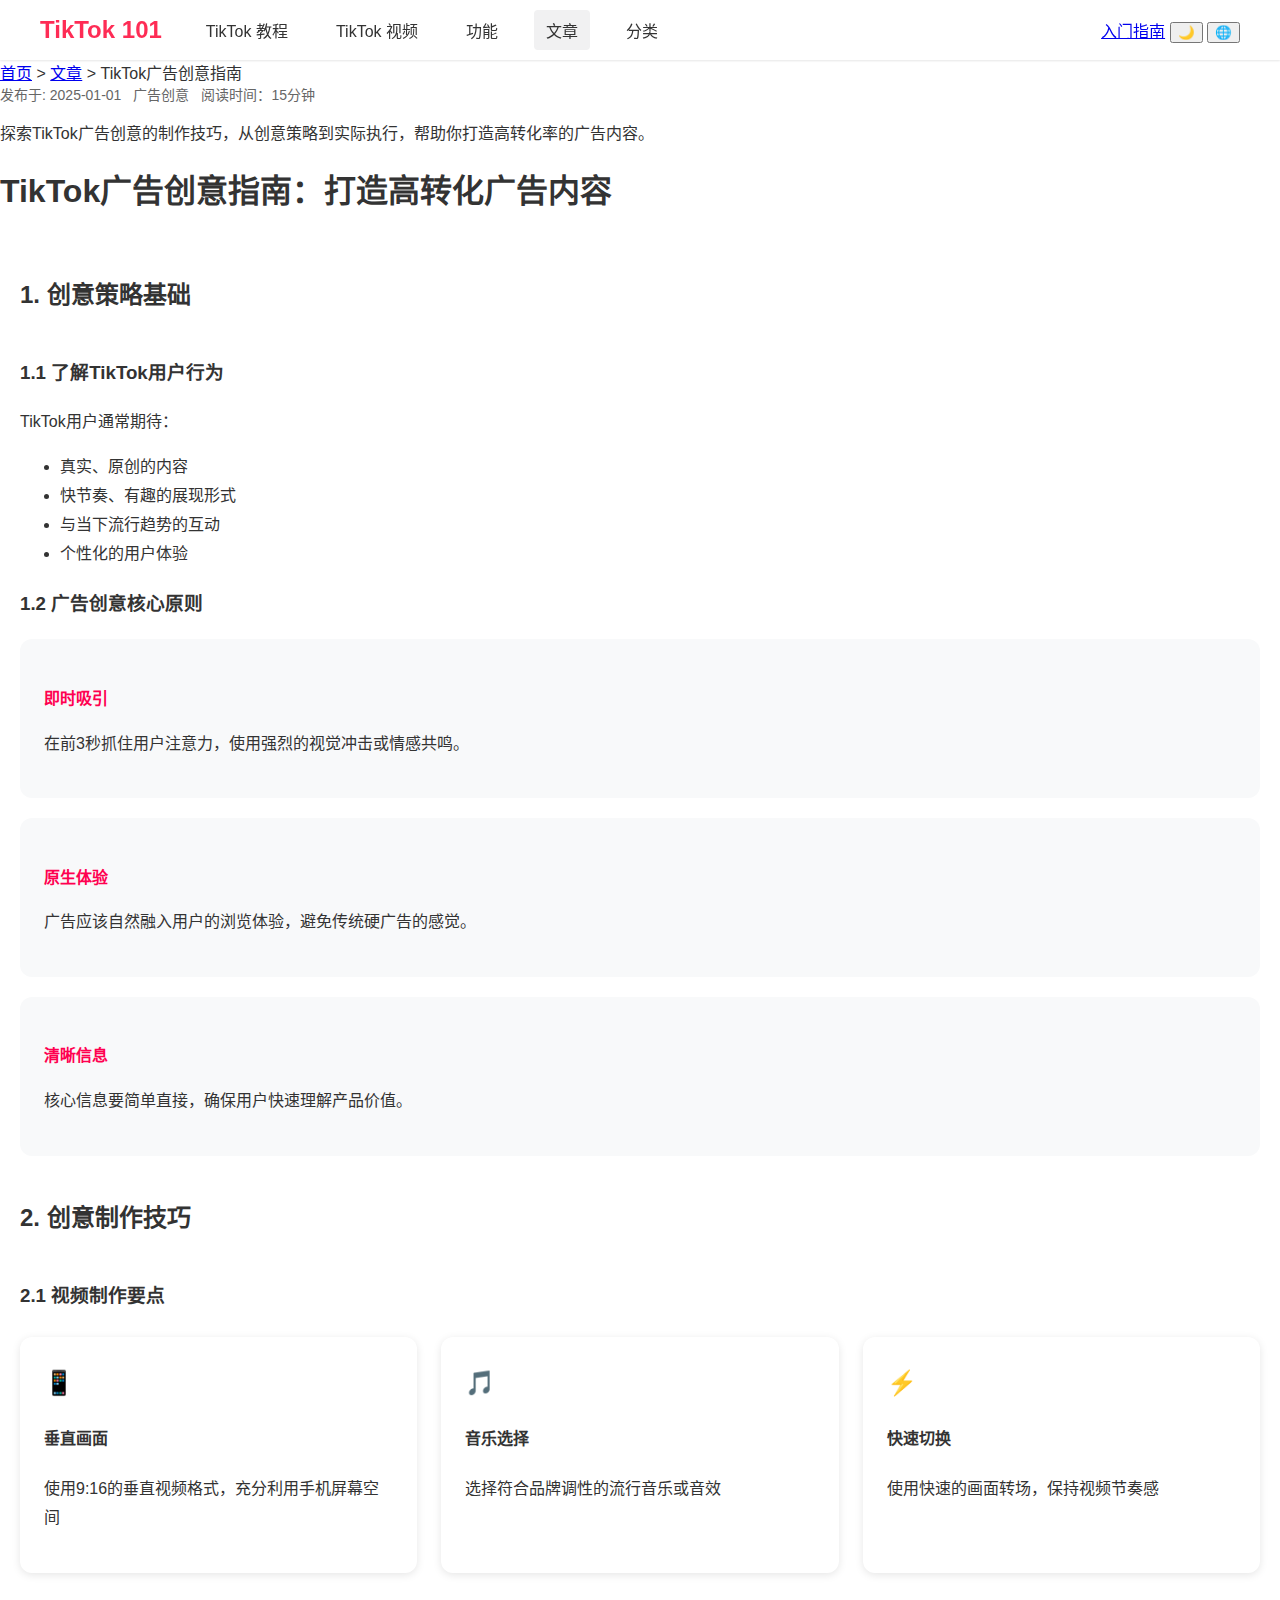
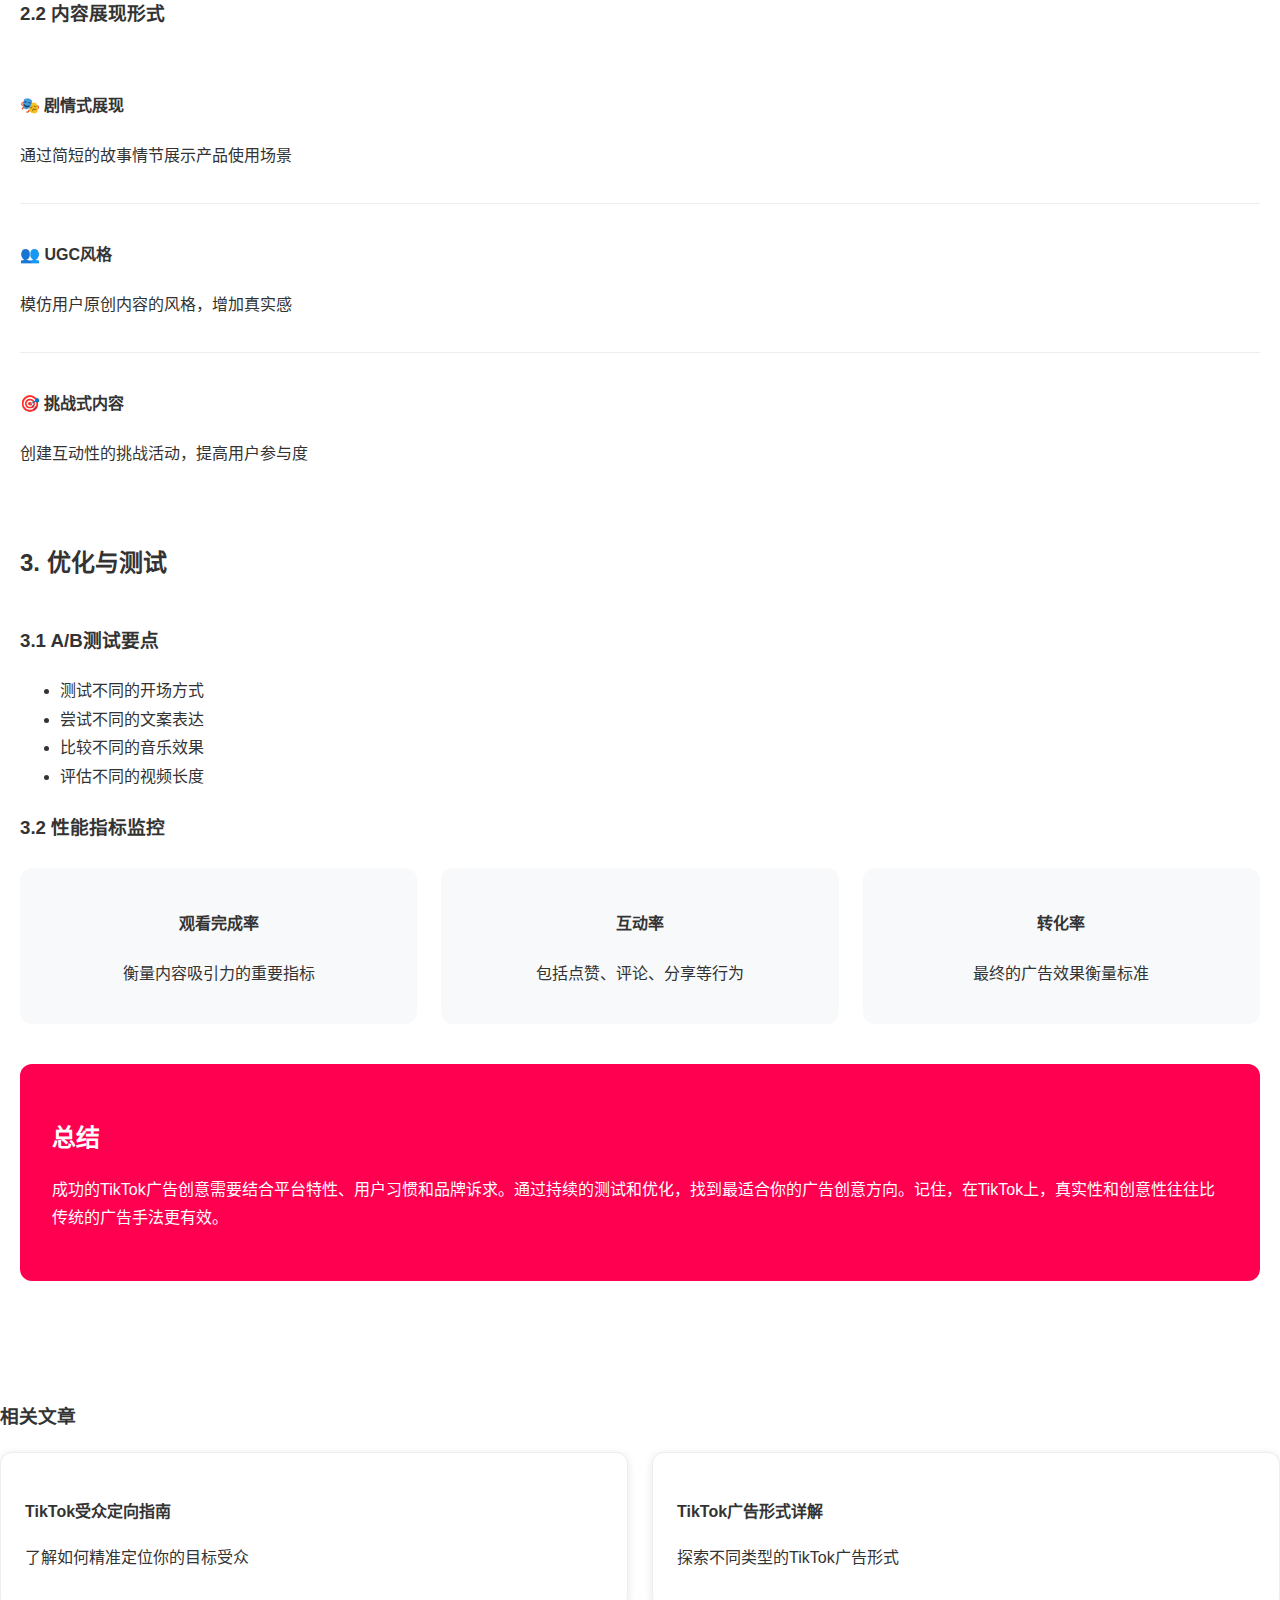
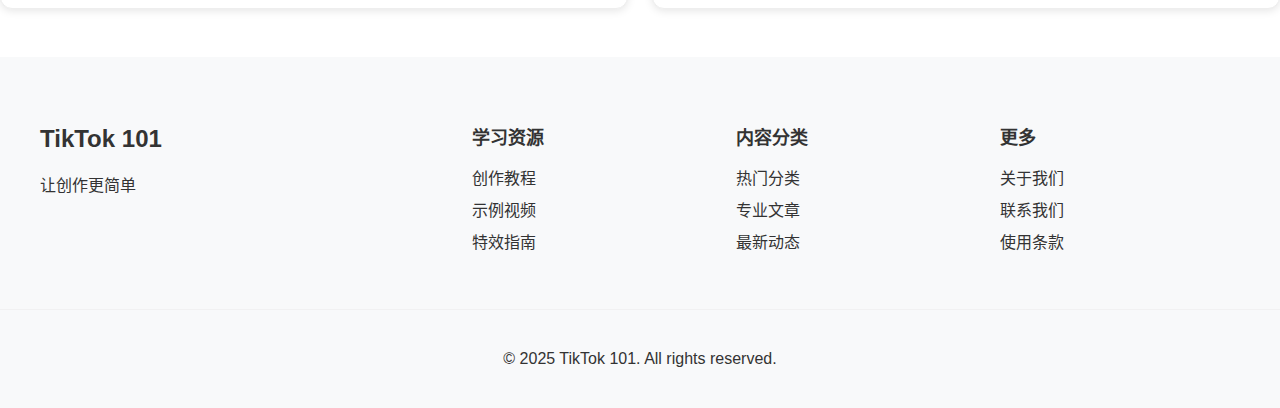
<file: articles/advertising/creative-guide.html>
<!DOCTYPE html>
<html lang="zh-CN">
<head>
    <meta charset="UTF-8">
    <meta name="viewport" content="width=device-width, initial-scale=1.0">
    <title>TikTok广告创意指南：打造高转化广告内容 - TikTok 101</title>
    <link rel="stylesheet" href="../../styles.css">
</head>
<body>
    <!-- 导航栏 -->
    <nav class="main-nav">
        <div class="nav-container">
            <div class="nav-left">
                <a href="../../index.html" class="logo">TikTok 101</a>
                <div class="nav-links">
                    <a href="../../tutorials.html">TikTok 教程</a>
                    <a href="../../videos.html">TikTok 视频</a>
                    <a href="../../features.html">功能</a>
                    <a href="../../article.html" class="active">文章</a>
                    <a href="../../category.html">分类</a>
                </div>
            </div>
            <div class="nav-right">
                <a href="/guide" class="nav-link">入门指南</a>
                <button class="theme-toggle">🌙</button>
                <button class="translate">🌐</button>
            </div>
        </div>
    </nav>

    <!-- 面包屑导航 -->
    <div class="breadcrumb">
        <div class="container">
            <a href="../../index.html">首页</a>
            <span class="separator">></span>
            <a href="../../article.html">文章</a>
            <span class="separator">></span>
            <span class="current">TikTok广告创意指南</span>
        </div>
    </div>

    <!-- 文章内容 -->
    <main class="article-detail">
        <div class="container">
            <!-- 文章元信息 -->
            <div class="article-meta">
                <span class="publish-date">发布于: 2025-01-01</span>
                <span class="category">广告创意</span>
                <span class="read-time">阅读时间：15分钟</span>
            </div>

            <!-- 文章简介 -->
            <div class="article-intro">
                <p>探索TikTok广告创意的制作技巧，从创意策略到实际执行，帮助你打造高转化率的广告内容。</p>
            </div>

            <!-- 文章标题 -->
            <h1 class="article-title">TikTok广告创意指南：打造高转化广告内容</h1>

            <!-- 文章正文 -->
            <div class="article-content">
                <h2>1. 创意策略基础</h2>
                <div class="content-section">
                    <h3>1.1 了解TikTok用户行为</h3>
                    <p>TikTok用户通常期待：</p>
                    <ul>
                        <li>真实、原创的内容</li>
                        <li>快节奏、有趣的展现形式</li>
                        <li>与当下流行趋势的互动</li>
                        <li>个性化的用户体验</li>
                    </ul>

                    <h3>1.2 广告创意核心原则</h3>
                    <div class="principle-card">
                        <h4>即时吸引</h4>
                        <p>在前3秒抓住用户注意力，使用强烈的视觉冲击或情感共鸣。</p>
                    </div>
                    <div class="principle-card">
                        <h4>原生体验</h4>
                        <p>广告应该自然融入用户的浏览体验，避免传统硬广告的感觉。</p>
                    </div>
                    <div class="principle-card">
                        <h4>清晰信息</h4>
                        <p>核心信息要简单直接，确保用户快速理解产品价值。</p>
                    </div>
                </div>

                <h2>2. 创意制作技巧</h2>
                <div class="content-section">
                    <h3>2.1 视频制作要点</h3>
                    <div class="tips-grid">
                        <div class="tip-card">
                            <span class="tip-icon">📱</span>
                            <h4>垂直画面</h4>
                            <p>使用9:16的垂直视频格式，充分利用手机屏幕空间</p>
                        </div>
                        <div class="tip-card">
                            <span class="tip-icon">🎵</span>
                            <h4>音乐选择</h4>
                            <p>选择符合品牌调性的流行音乐或音效</p>
                        </div>
                        <div class="tip-card">
                            <span class="tip-icon">⚡</span>
                            <h4>快速切换</h4>
                            <p>使用快速的画面转场，保持视频节奏感</p>
                        </div>
                    </div>

                    <h3>2.2 内容展现形式</h3>
                    <div class="format-list">
                        <div class="format-item">
                            <h4>🎭 剧情式展现</h4>
                            <p>通过简短的故事情节展示产品使用场景</p>
                        </div>
                        <div class="format-item">
                            <h4>👥 UGC风格</h4>
                            <p>模仿用户原创内容的风格，增加真实感</p>
                        </div>
                        <div class="format-item">
                            <h4>🎯 挑战式内容</h4>
                            <p>创建互动性的挑战活动，提高用户参与度</p>
                        </div>
                    </div>
                </div>

                <h2>3. 优化与测试</h2>
                <div class="content-section">
                    <h3>3.1 A/B测试要点</h3>
                    <div class="test-tips">
                        <ul>
                            <li>测试不同的开场方式</li>
                            <li>尝试不同的文案表达</li>
                            <li>比较不同的音乐效果</li>
                            <li>评估不同的视频长度</li>
                        </ul>
                    </div>

                    <h3>3.2 性能指标监控</h3>
                    <div class="metrics-grid">
                        <div class="metric-card">
                            <h4>观看完成率</h4>
                            <p>衡量内容吸引力的重要指标</p>
                        </div>
                        <div class="metric-card">
                            <h4>互动率</h4>
                            <p>包括点赞、评论、分享等行为</p>
                        </div>
                        <div class="metric-card">
                            <h4>转化率</h4>
                            <p>最终的广告效果衡量标准</p>
                        </div>
                    </div>
                </div>

                <div class="conclusion">
                    <h2>总结</h2>
                    <p>成功的TikTok广告创意需要结合平台特性、用户习惯和品牌诉求。通过持续的测试和优化，找到最适合你的广告创意方向。记住，在TikTok上，真实性和创意性往往比传统的广告手法更有效。</p>
                </div>
            </div>

            <!-- 相关文章 -->
            <div class="related-articles">
                <h3>相关文章</h3>
                <div class="article-grid">
                    <a href="../marketing/audience-targeting.html" class="article-card">
                        <h4>TikTok受众定向指南</h4>
                        <p>了解如何精准定位你的目标受众</p>
                    </a>
                    <a href="../advertising/ad-formats.html" class="article-card">
                        <h4>TikTok广告形式详解</h4>
                        <p>探索不同类型的TikTok广告形式</p>
                    </a>
                </div>
            </div>
        </div>
    </main>

    <!-- 页脚 -->
    <footer class="main-footer">
        <div class="container">
            <div class="footer-content">
                <div class="footer-logo">
                    <h2>TikTok 101</h2>
                    <p>让创作更简单</p>
                </div>
                <div class="footer-links">
                    <div class="footer-section">
                        <h3>学习资源</h3>
                        <ul>
                            <li><a href="../../tutorials.html">创作教程</a></li>
                            <li><a href="../../videos.html">示例视频</a></li>
                            <li><a href="../../features.html">特效指南</a></li>
                        </ul>
                    </div>
                    <div class="footer-section">
                        <h3>内容分类</h3>
                        <ul>
                            <li><a href="../../category.html">热门分类</a></li>
                            <li><a href="../../article.html">专业文章</a></li>
                            <li><a href="#">最新动态</a></li>
                        </ul>
                    </div>
                    <div class="footer-section">
                        <h3>更多</h3>
                        <ul>
                            <li><a href="#">关于我们</a></li>
                            <li><a href="#">联系我们</a></li>
                            <li><a href="#">使用条款</a></li>
                        </ul>
                    </div>
                </div>
            </div>
            <div class="footer-bottom">
                <p>&copy; 2025 TikTok 101. All rights reserved.</p>
            </div>
        </div>
    </footer>

    <style>
    /* 文章详情页特定样式 */
    .article-content {
        font-size: 16px;
        line-height: 1.8;
        color: #333;
    }

    .content-section {
        margin: 40px 0;
    }

    .principle-card {
        background: #f8f9fa;
        padding: 24px;
        border-radius: 12px;
        margin-bottom: 20px;
    }

    .principle-card h4 {
        color: #ff0050;
        margin-bottom: 12px;
    }

    .tips-grid {
        display: grid;
        grid-template-columns: repeat(auto-fit, minmax(250px, 1fr));
        gap: 24px;
        margin: 24px 0;
    }

    .tip-card {
        background: #fff;
        padding: 24px;
        border-radius: 12px;
        box-shadow: 0 2px 8px rgba(0,0,0,0.1);
    }

    .tip-icon {
        font-size: 24px;
        margin-bottom: 16px;
        display: block;
    }

    .format-list {
        margin: 24px 0;
    }

    .format-item {
        padding: 16px 0;
        border-bottom: 1px solid #eee;
    }

    .format-item:last-child {
        border-bottom: none;
    }

    .metrics-grid {
        display: grid;
        grid-template-columns: repeat(auto-fit, minmax(200px, 1fr));
        gap: 24px;
        margin: 24px 0;
    }

    .metric-card {
        background: #f8f9fa;
        padding: 20px;
        border-radius: 12px;
        text-align: center;
    }

    .conclusion {
        background: #ff0050;
        color: white;
        padding: 32px;
        border-radius: 12px;
        margin: 40px 0;
    }

    .conclusion h2 {
        color: white;
        margin-bottom: 16px;
    }

    .related-articles {
        margin-top: 60px;
    }

    .article-grid {
        display: grid;
        grid-template-columns: repeat(auto-fit, minmax(300px, 1fr));
        gap: 24px;
        margin-top: 24px;
    }

    .article-card {
        background: #fff;
        padding: 24px;
        border-radius: 12px;
        text-decoration: none;
        color: inherit;
        transition: transform 0.3s ease;
        border: 1px solid #eee;
    }

    .article-card:hover {
        transform: translateY(-5px);
    }

    @media (max-width: 768px) {
        .tips-grid,
        .metrics-grid {
            grid-template-columns: 1fr;
        }

        .conclusion {
            padding: 24px;
        }
    }
    </style>
</body>
</html>
</file>
<file: styles.css>
/* 全局样式 */
:root {
    --primary-color: #fe2c55;
    --secondary-color: #25f4ee;
    --text-color: #333;
    --bg-color: #fff;
    --card-bg: #f8f9fa;
    --hover-color: #f1f1f2;
}

body {
    font-family: -apple-system, BlinkMacSystemFont, 'Segoe UI', Roboto, Oxygen, Ubuntu, Cantarell, sans-serif;
    margin: 0;
    padding: 0;
    color: var(--text-color);
    background: var(--bg-color);
}

/* 导航栏样式 */
.main-nav {
    background: var(--bg-color);
    box-shadow: 0 1px 2px rgba(0, 0, 0, 0.1);
    position: sticky;
    top: 0;
    z-index: 1000;
}

.nav-container {
    max-width: 1200px;
    margin: 0 auto;
    padding: 0 20px;
    display: flex;
    justify-content: space-between;
    align-items: center;
    height: 60px;
}

.nav-left {
    display: flex;
    align-items: center;
    gap: 32px;
}

.logo {
    font-size: 24px;
    font-weight: bold;
    color: var(--primary-color);
    text-decoration: none;
}

.nav-links {
    display: flex;
    gap: 24px;
}

.nav-links a {
    color: var(--text-color);
    text-decoration: none;
    font-weight: 500;
    padding: 8px 12px;
    border-radius: 4px;
    transition: background 0.2s;
}

.nav-links a:hover,
.nav-links a.active {
    background: var(--hover-color);
}

/* 卡片样式 */
.card-grid {
    display: grid;
    grid-template-columns: repeat(auto-fit, minmax(300px, 1fr));
    gap: 24px;
    padding: 24px;
    max-width: 1200px;
    margin: 0 auto;
}

.card {
    background: var(--card-bg);
    border-radius: 12px;
    padding: 24px;
    transition: transform 0.2s, box-shadow 0.2s;
}

.card:hover {
    transform: translateY(-2px);
    box-shadow: 0 4px 12px rgba(0, 0, 0, 0.1);
}

/* 文章卡片样式 */
.article-card {
    background: var(--bg-color);
    border-radius: 12px;
    overflow: hidden;
    box-shadow: 0 2px 8px rgba(0, 0, 0, 0.1);
    transition: transform 0.2s;
}

.article-card:hover {
    transform: translateY(-2px);
}

.article-card img {
    width: 100%;
    height: 200px;
    object-fit: cover;
}

.article-content {
    padding: 20px;
}

.article-meta {
    display: flex;
    gap: 12px;
    margin-bottom: 12px;
    font-size: 14px;
    color: #666;
}

/* 视频卡片样式 */
.video-card {
    background: var(--bg-color);
    border-radius: 12px;
    overflow: hidden;
    box-shadow: 0 2px 8px rgba(0, 0, 0, 0.1);
    cursor: pointer;
    text-decoration: none;
    color: inherit;
}

.video-thumbnail {
    position: relative;
}

.video-thumbnail img {
    width: 100%;
    height: 200px;
    object-fit: cover;
}

.video-duration {
    position: absolute;
    bottom: 8px;
    right: 8px;
    background: rgba(0, 0, 0, 0.8);
    color: white;
    padding: 2px 6px;
    border-radius: 4px;
    font-size: 12px;
}

/* 功能卡片样式 */
.feature-card {
    background: var(--bg-color);
    border-radius: 12px;
    padding: 24px;
    box-shadow: 0 2px 8px rgba(0, 0, 0, 0.1);
}

.feature-icon {
    font-size: 32px;
    margin-bottom: 16px;
}

.feature-list {
    list-style: none;
    padding: 0;
    margin: 16px 0 0;
}

.feature-list li {
    padding: 8px 0;
    border-bottom: 1px solid var(--hover-color);
}

/* 英雄区域样式 */
.hero {
    text-align: center;
    padding: 4rem 0;
    background: linear-gradient(135deg, var(--secondary-color) 0%, var(--primary-color) 100%);
    color: white;
}

.hero h1 {
    font-size: 3rem;
    margin-bottom: 1rem;
}

.hero p {
    font-size: 1.2rem;
    max-width: 600px;
    margin: 0 auto;
    margin-bottom: 2rem;
}

.hero-buttons {
    display: flex;
    gap: 1rem;
    justify-content: center;
}

.btn {
    display: inline-block;
    padding: 0.8rem 1.5rem;
    border-radius: 8px;
    text-decoration: none;
    font-weight: 500;
    transition: all 0.3s ease;
}

.btn.primary {
    background: white;
    color: var(--primary-color);
}

.btn.secondary {
    background: rgba(255, 255, 255, 0.1);
    color: white;
    border: 1px solid rgba(255, 255, 255, 0.3);
}

.btn:hover {
    transform: translateY(-2px);
    box-shadow: 0 4px 12px rgba(0, 0, 0, 0.15);
}

/* 视频页面样式 */
.video-content {
    padding: 2rem 0;
}

.action-buttons {
    background: var(--bg-light);
    padding: 1rem 0;
    border-bottom: 1px solid var(--border-color);
}

.action-buttons .container {
    display: flex;
    gap: 1rem;
    align-items: center;
}

.action-buttons .btn {
    display: flex;
    align-items: center;
    gap: 0.5rem;
    padding: 0.75rem 1.5rem;
    border-radius: 8px;
    font-weight: 500;
}

.action-buttons .icon {
    font-size: 1.2rem;
}

.video-grid {
    display: grid;
    grid-template-columns: repeat(auto-fill, minmax(300px, 1fr));
    gap: 2rem;
    margin-top: 2rem;
}

.video-card {
    background: var(--bg-light);
    border-radius: 12px;
    overflow: hidden;
    transition: transform 0.2s ease;
    box-shadow: 0 2px 8px rgba(0, 0, 0, 0.1);
}

.video-card:hover {
    transform: translateY(-4px);
}

.video-thumbnail {
    position: relative;
    aspect-ratio: 16/9;
    overflow: hidden;
}

.video-thumbnail img {
    width: 100%;
    height: 100%;
    object-fit: cover;
}

.video-duration {
    position: absolute;
    bottom: 8px;
    right: 8px;
    background: rgba(0, 0, 0, 0.8);
    color: white;
    padding: 2px 6px;
    border-radius: 4px;
    font-size: 0.8rem;
}

.video-tag {
    position: absolute;
    top: 8px;
    left: 8px;
    background: var(--primary-color);
    color: white;
    padding: 2px 8px;
    border-radius: 4px;
    font-size: 0.8rem;
}

.video-info {
    padding: 1rem;
}

.video-info h3 {
    margin: 0 0 0.5rem 0;
    font-size: 1.1rem;
    color: var(--text-primary);
}

.video-info p {
    margin: 0 0 1rem 0;
    color: var(--text-secondary);
    font-size: 0.9rem;
    line-height: 1.4;
}

.video-meta {
    display: flex;
    gap: 0.5rem;
    color: var(--text-secondary);
    font-size: 0.8rem;
}

.section-title {
    font-size: 1.5rem;
    margin: 0 0 1rem 0;
    color: var(--text-primary);
}

/* 视频播放页面样式 */
.video-player-content {
    padding: 2rem 0;
    background: var(--bg-dark);
}

.video-player-wrapper {
    position: relative;
    width: 100%;
    padding-top: 56.25%; /* 16:9 宽高比 */
    background: #000;
    border-radius: 12px;
    overflow: hidden;
    margin-bottom: 2rem;
}

.video-player-wrapper iframe {
    position: absolute;
    top: 0;
    left: 0;
    width: 100%;
    height: 100%;
    border: none;
}

.video-info-section {
    padding: 2rem;
    background: var(--bg-light);
    border-radius: 12px;
    margin-bottom: 2rem;
}

.video-info-section h1 {
    font-size: 1.8rem;
    margin: 0 0 1rem 0;
    color: var(--text-primary);
}

.video-info-section p {
    font-size: 1.1rem;
    line-height: 1.6;
    color: var(--text-secondary);
    margin-bottom: 1rem;
}

/* 页脚样式 */
.main-footer {
    background: var(--card-bg);
    padding: 48px 0 24px;
    margin-top: 48px;
}

.footer-content {
    max-width: 1200px;
    margin: 0 auto;
    padding: 0 20px;
    display: grid;
    grid-template-columns: 1fr 2fr;
    gap: 48px;
}

.footer-links {
    display: grid;
    grid-template-columns: repeat(3, 1fr);
    gap: 24px;
}

.footer-section h3 {
    margin-bottom: 16px;
    font-size: 18px;
}

.footer-section ul {
    list-style: none;
    padding: 0;
    margin: 0;
}

.footer-section li {
    margin-bottom: 8px;
}

.footer-section a {
    color: var(--text-color);
    text-decoration: none;
}

.footer-bottom {
    text-align: center;
    margin-top: 48px;
    padding-top: 24px;
    border-top: 1px solid var(--hover-color);
}

/* 响应式设计 */
@media (max-width: 768px) {
    .nav-links {
        display: none;
    }
    
    .footer-content {
        grid-template-columns: 1fr;
    }
    
    .footer-links {
        grid-template-columns: 1fr 1fr;
    }
}

@media (max-width: 480px) {
    .footer-links {
        grid-template-columns: 1fr;
    }
}
</file>
